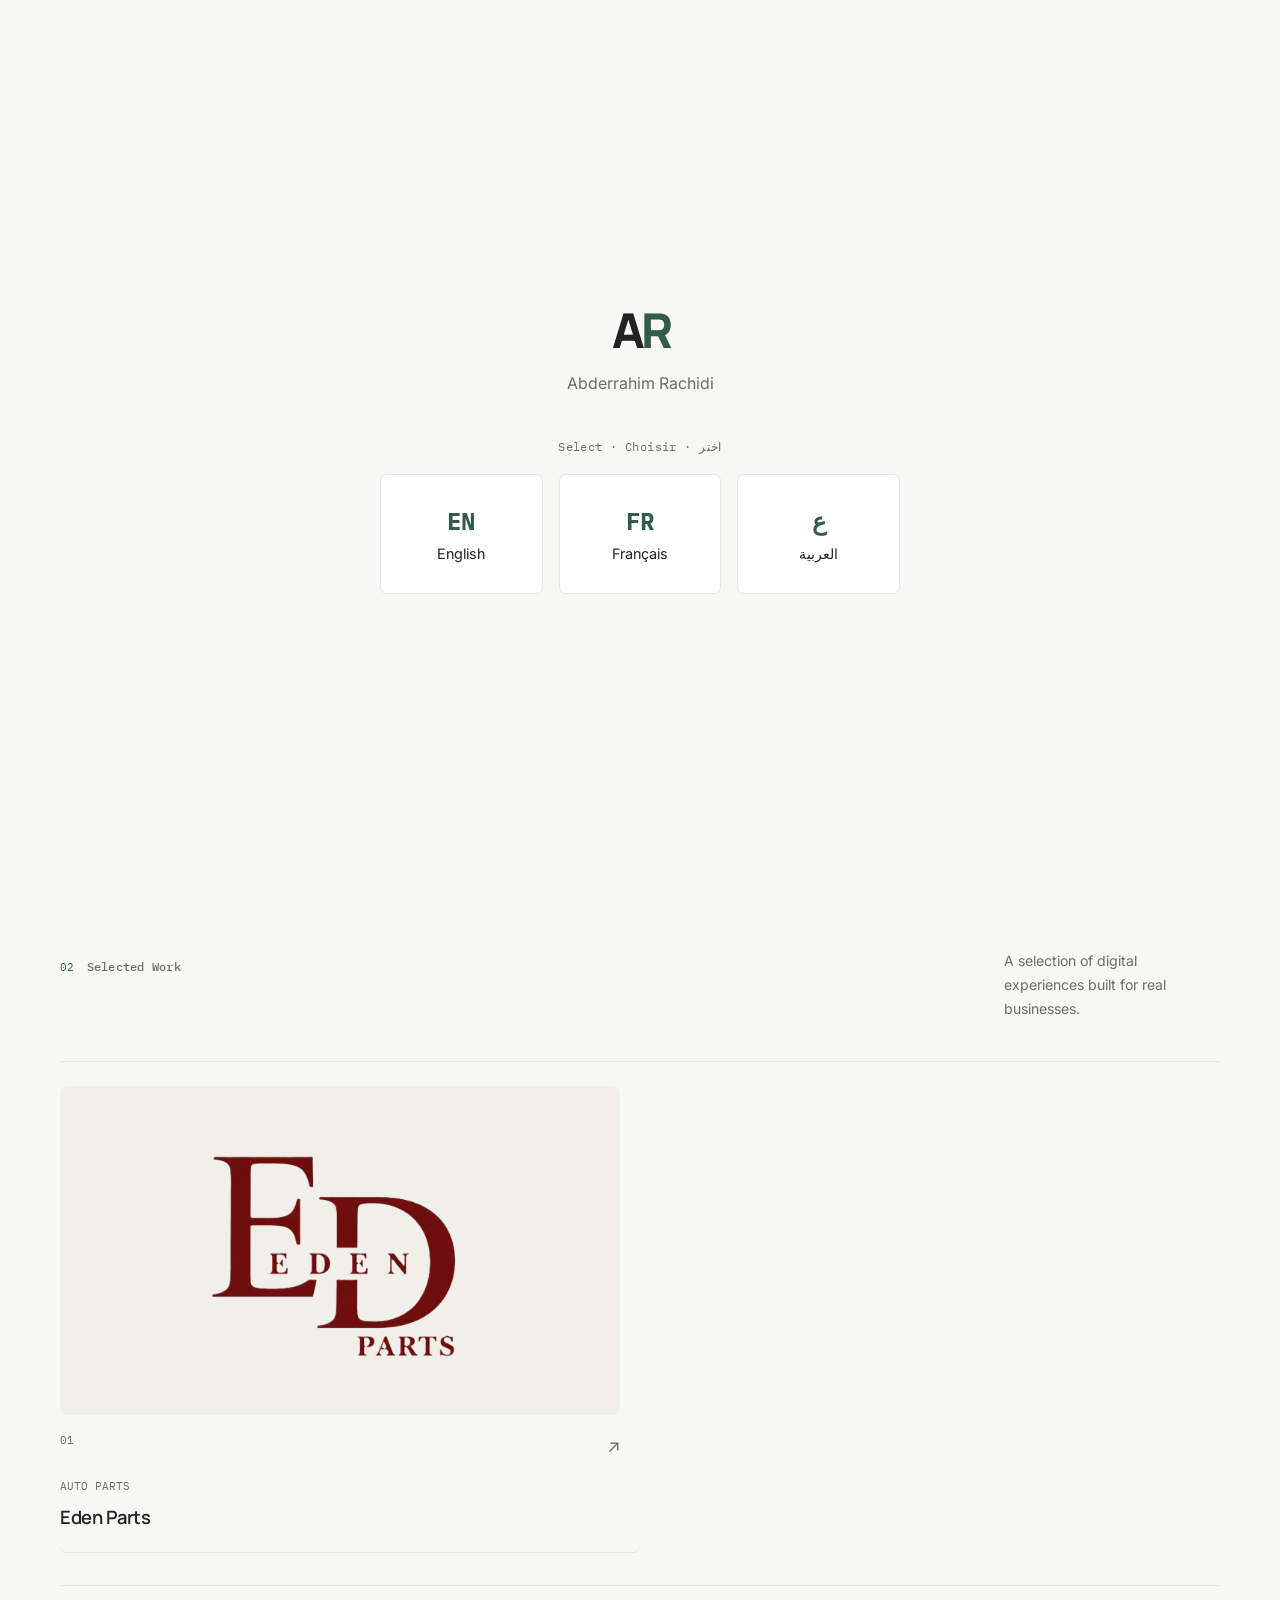
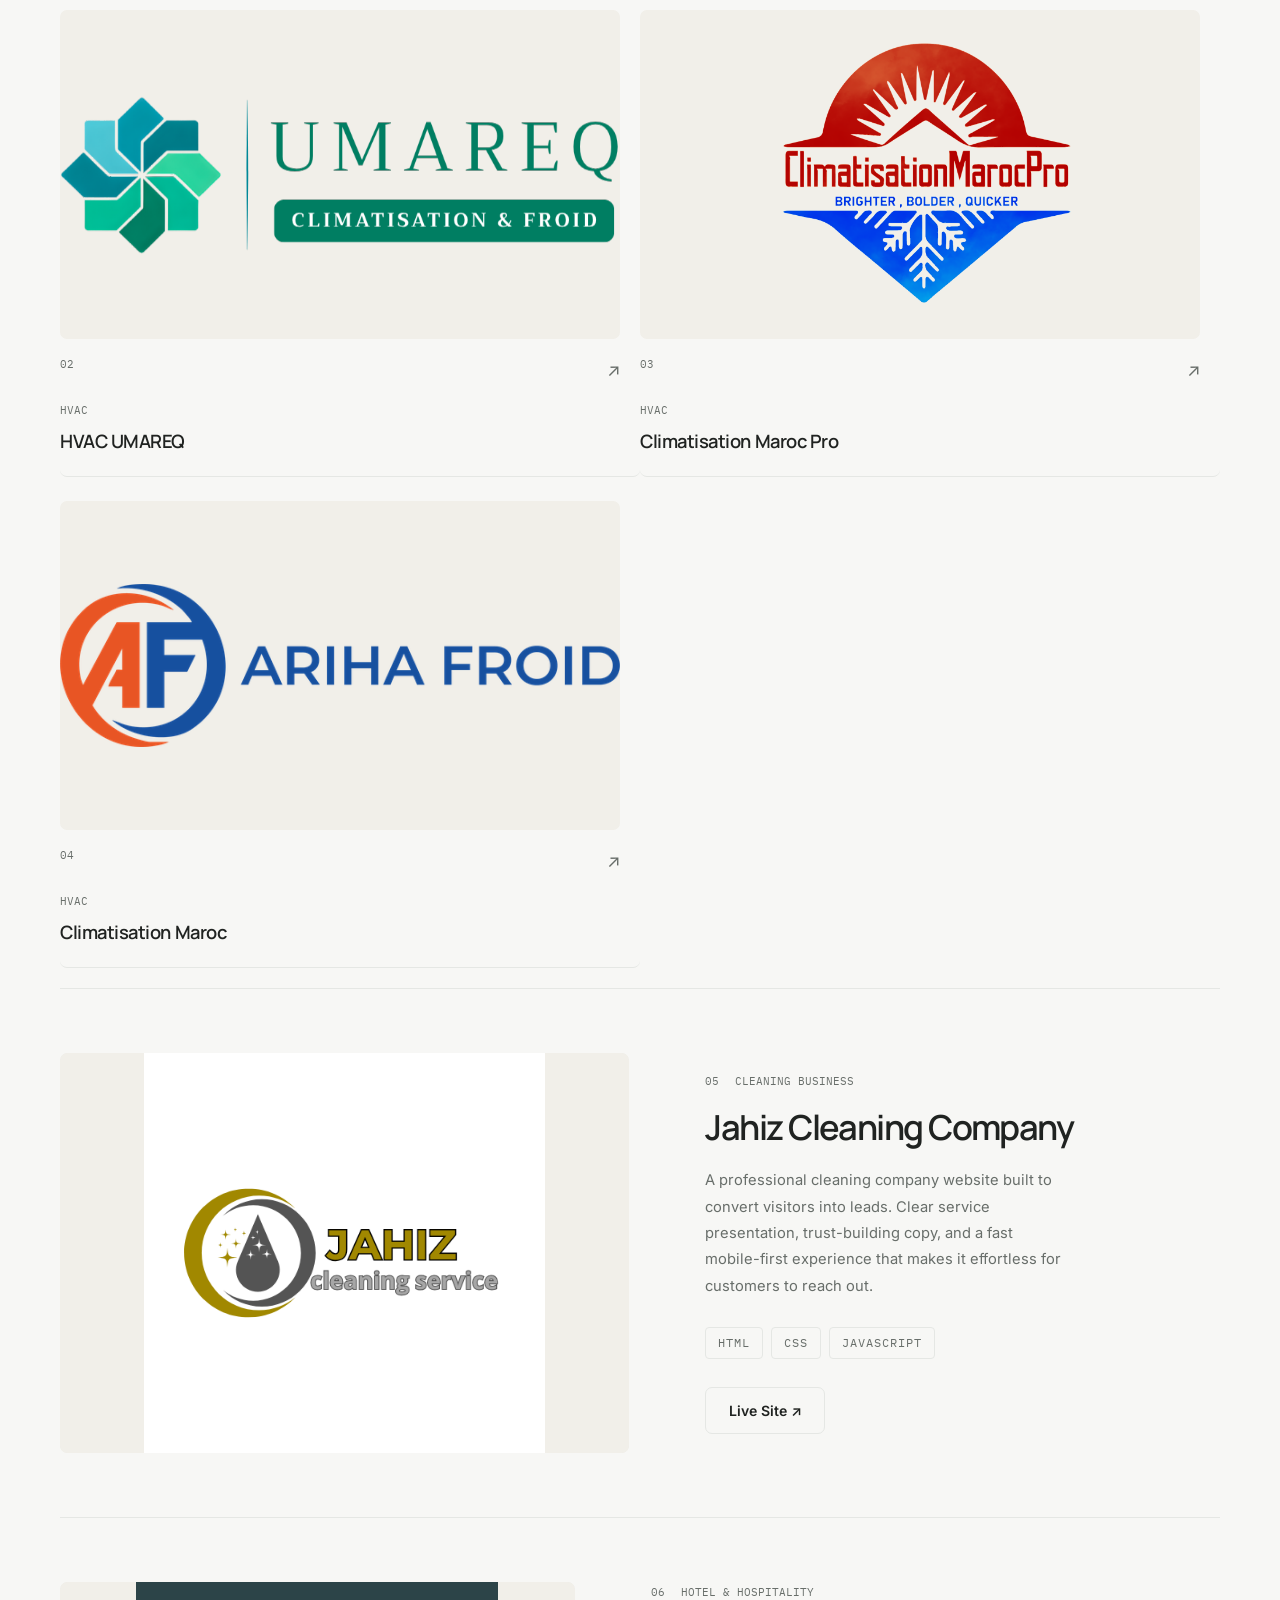
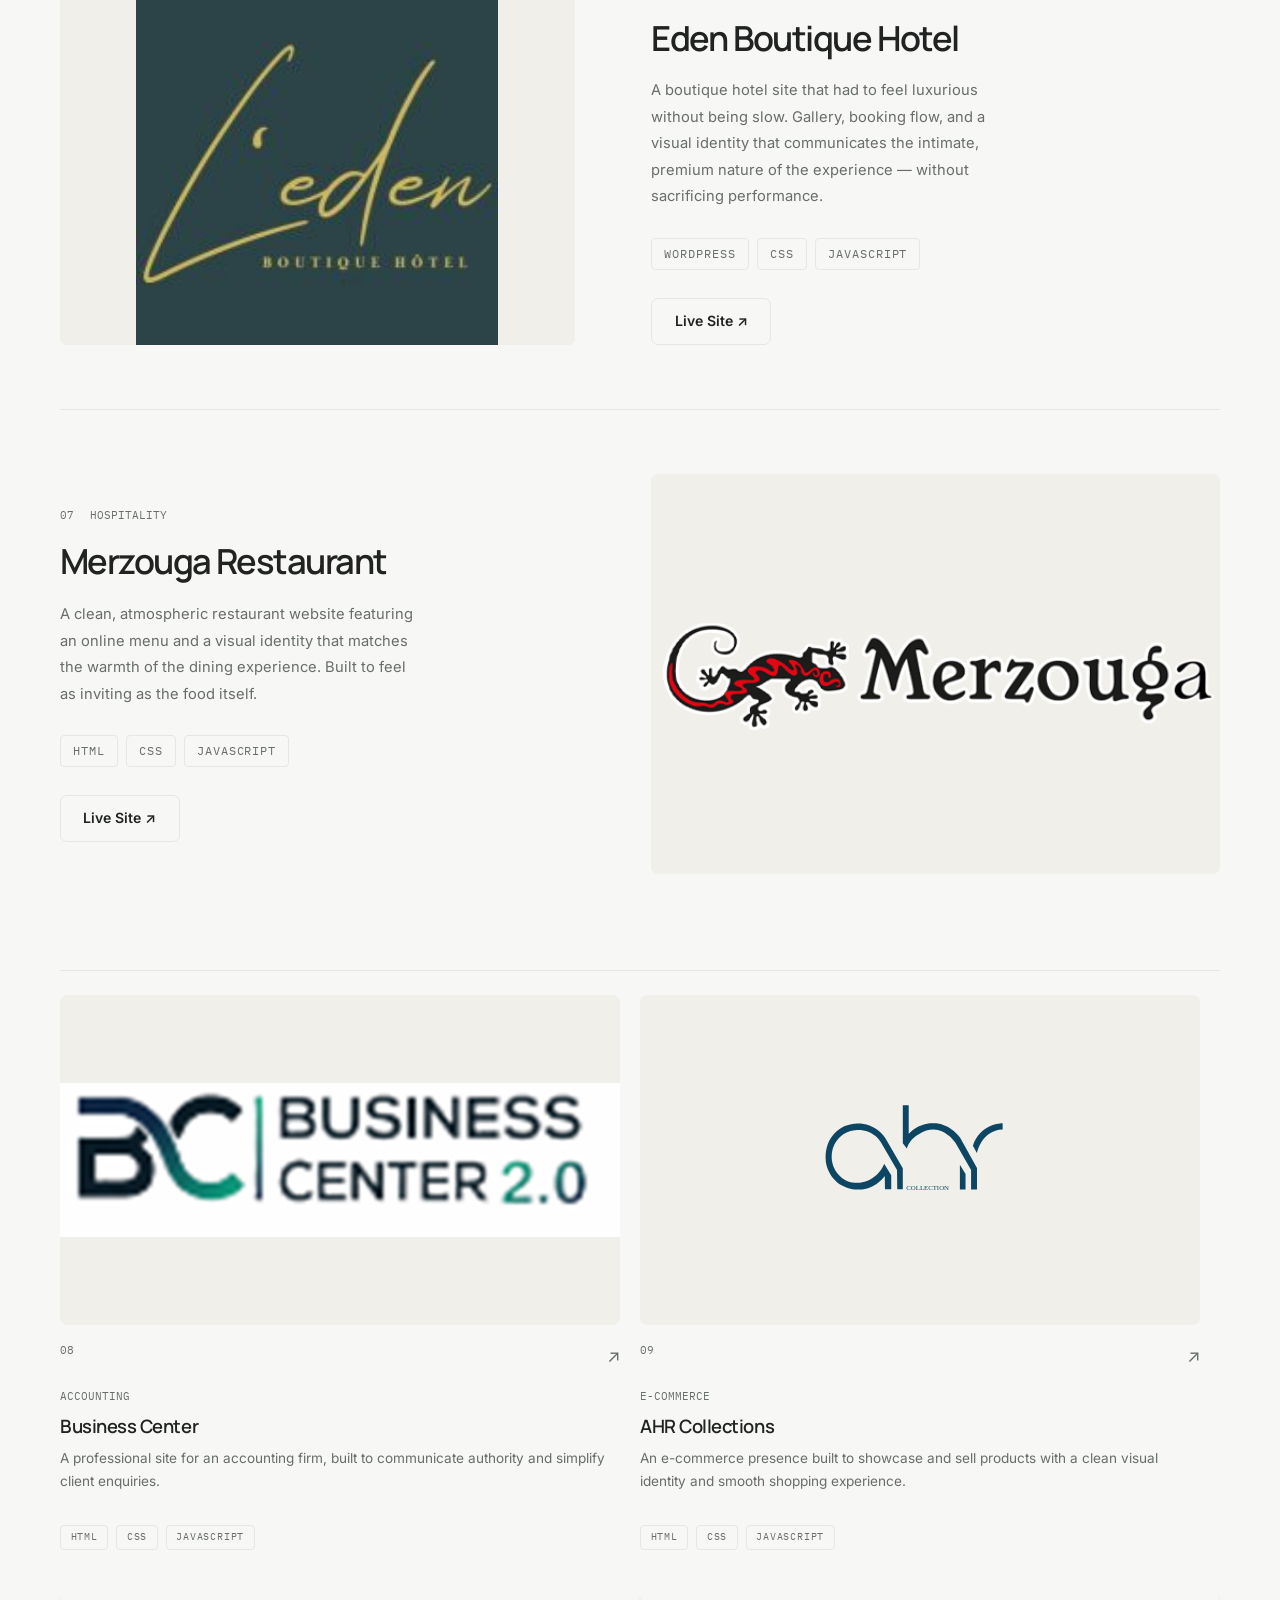
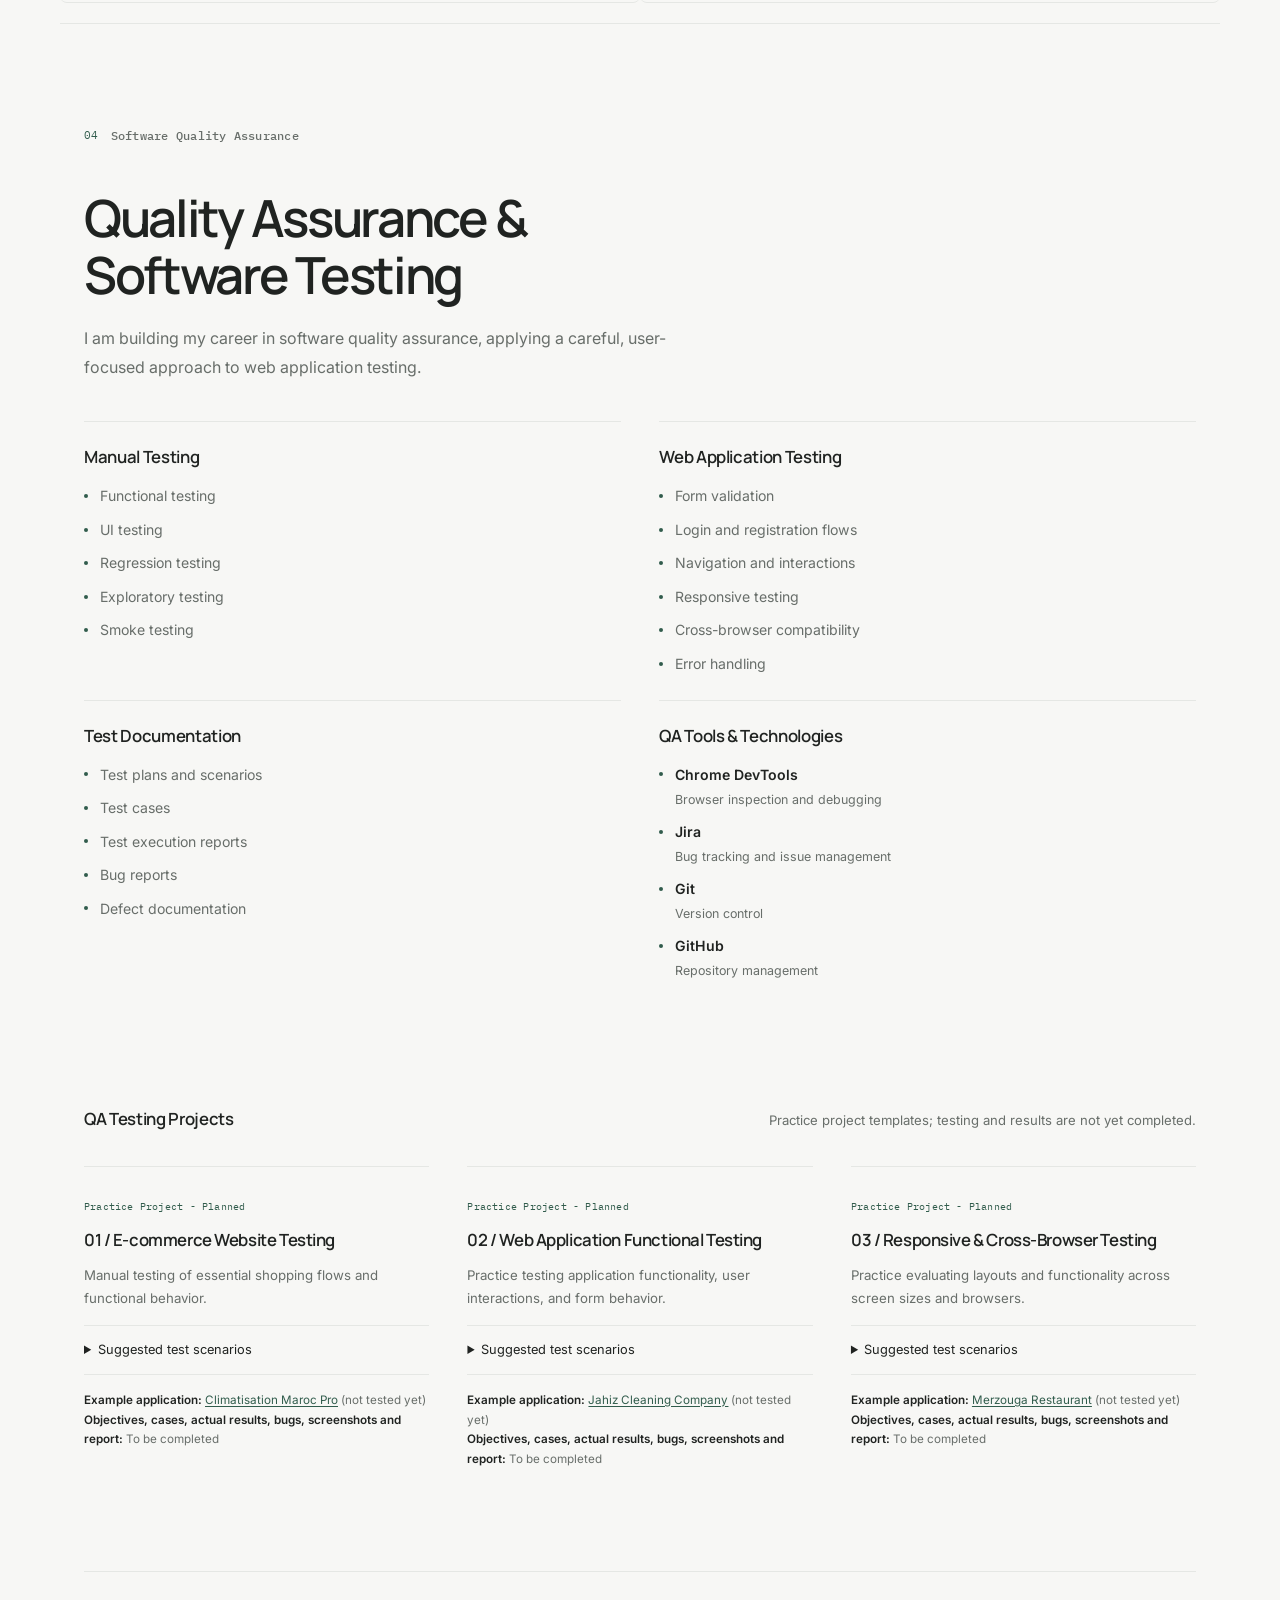
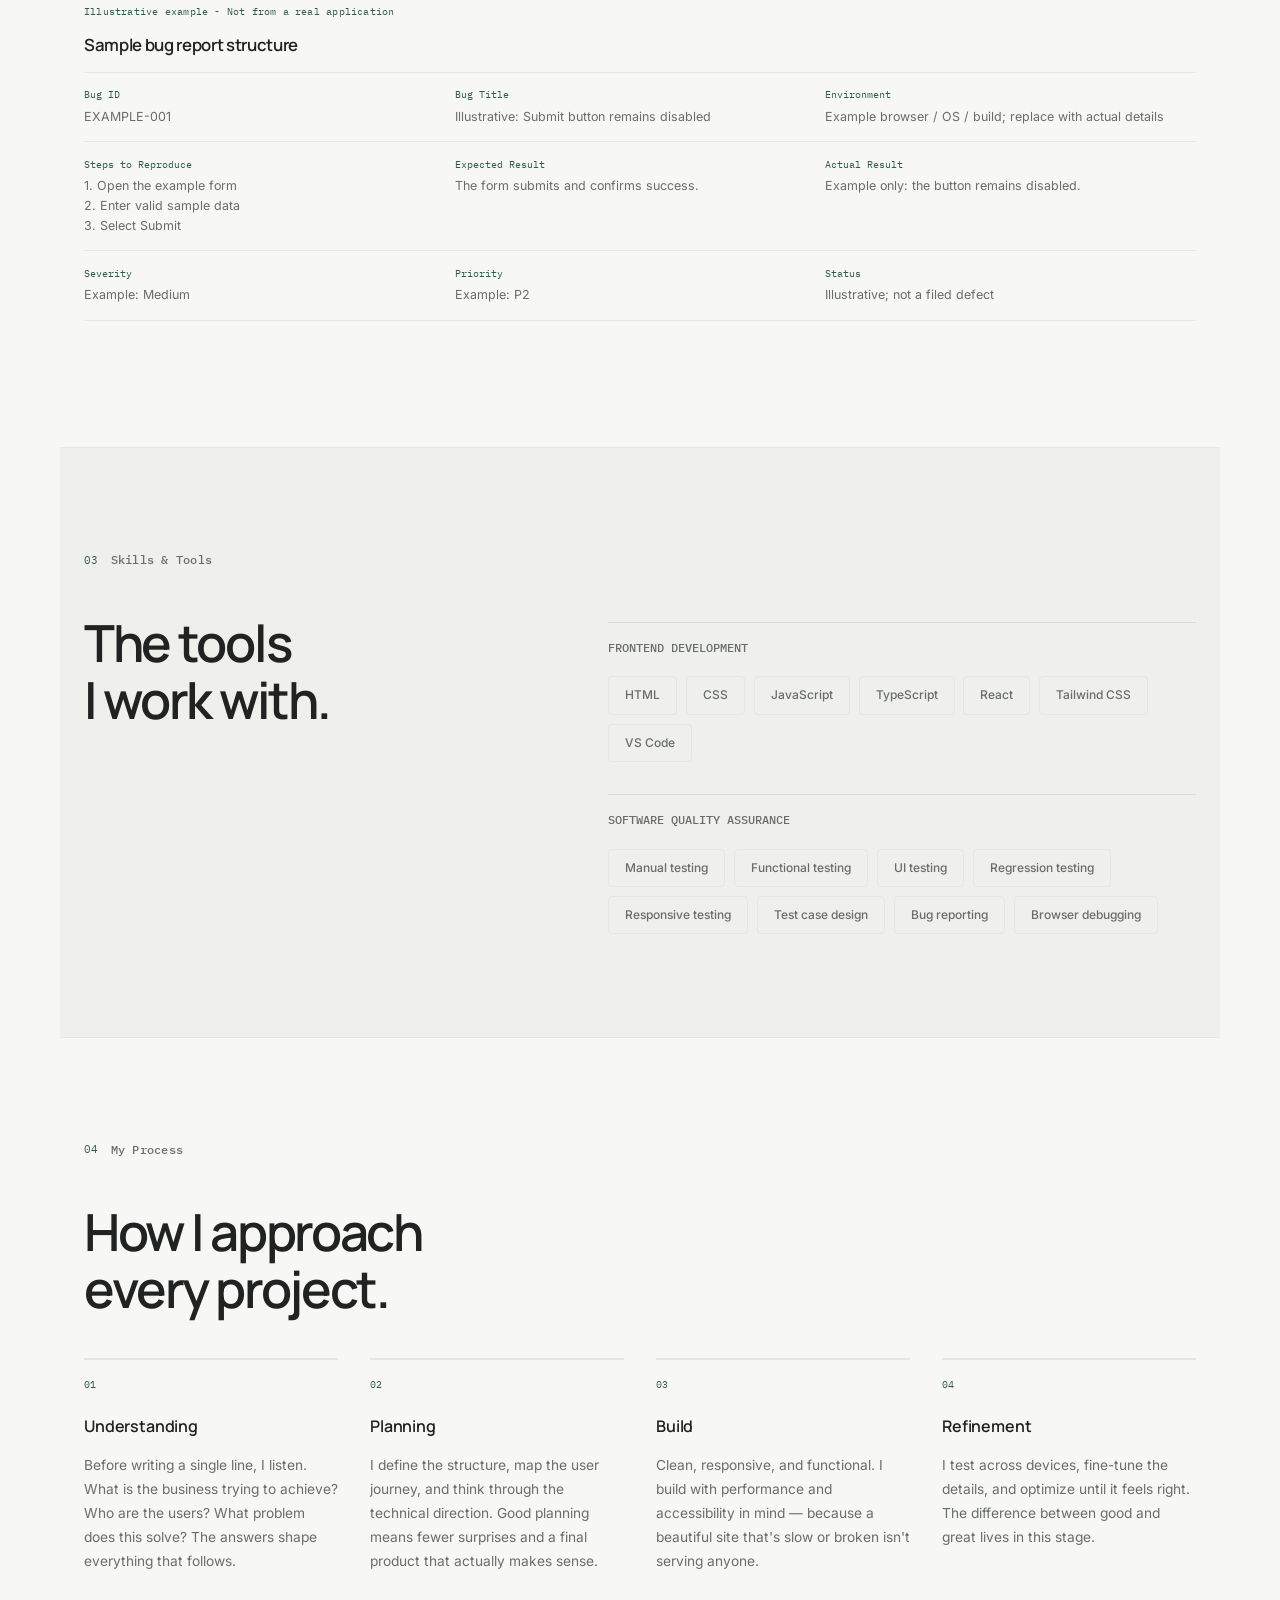
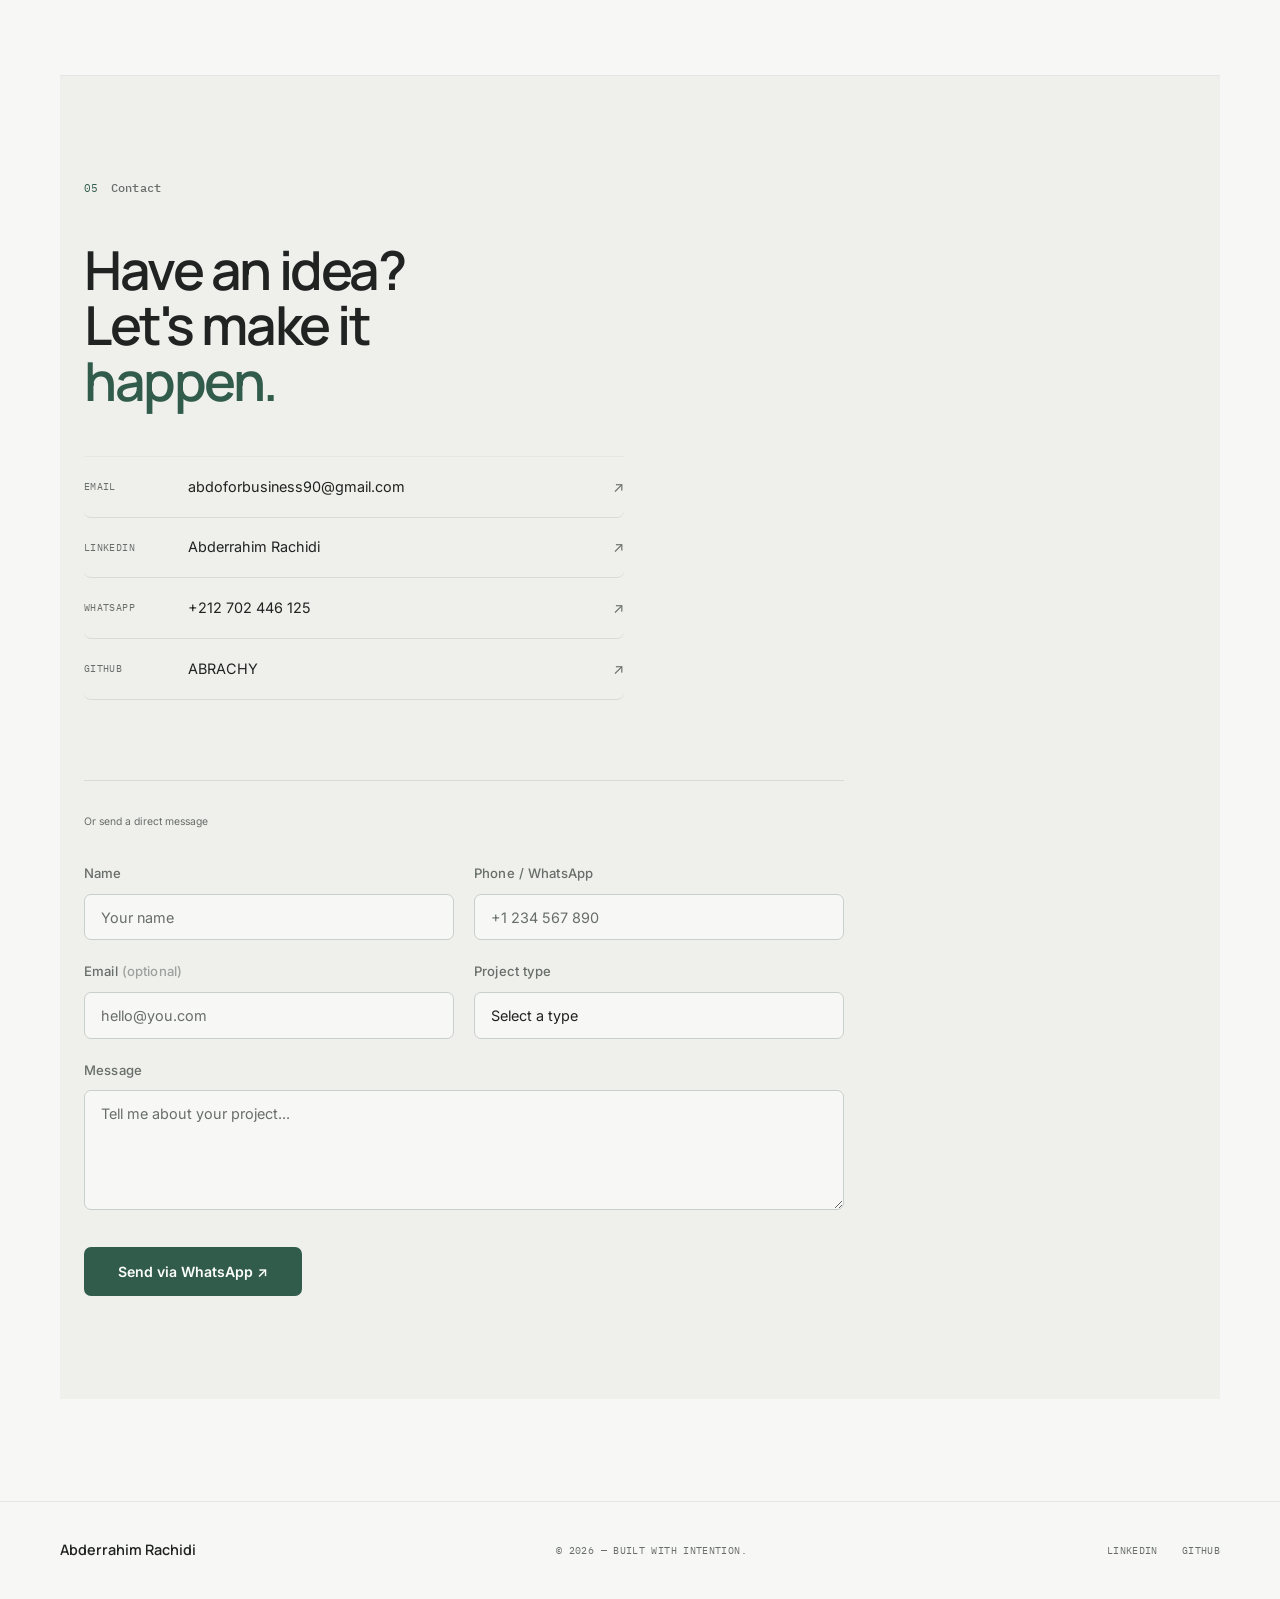
<file: index.html>
﻿<!DOCTYPE html>
<html lang="en" dir="ltr">

<head>
  <meta charset="UTF-8">
  <meta name="viewport" content="width=device-width, initial-scale=1.0">
  <title>Abderrahim Rachidi | Frontend Developer &amp; QA Tester</title>
  <meta name="description" content="Portfolio of Abderrahim Rachidi, showcasing frontend development projects and software quality assurance skills.">
  <meta property="og:title" content="Abderrahim Rachidi | Frontend Developer &amp; QA Tester">
  <meta property="og:description" content="Frontend development projects and software quality assurance skills.">
  <meta property="og:type" content="website">
  <meta property="og:url" content="https://abderrahimportfolio.netlify.app/">
  <meta property="og:image" content="https://abderrahimportfolio.netlify.app/portfopic.jpg">
  <link rel="preconnect" href="https://fonts.googleapis.com">
  <link rel="preconnect" href="https://fonts.gstatic.com" crossorigin>
  <link href="https://fonts.googleapis.com/css2?family=Manrope:wght@400;500;600;700&family=Inter:wght@400;500;600;700&family=IBM+Plex+Mono:wght@400;500;600&family=Cairo:wght@400;500;600;700&display=swap" rel="stylesheet">
  <link rel="stylesheet" href="style.css">
</head>

<body>

  <!-- â•â•â•â•â•â•â•â•â•â•â•â•â•â•â•â•â•â•â• LANGUAGE SPLASH â•â•â•â•â•â•â•â•â•â•â•â•â•â•â•â•â•â•â• -->
  <div id="lang-splash" role="dialog" aria-modal="true" aria-label="Language selection">
    <div class="splash-inner">
      <div class="splash-logo"><span>A</span><span class="accent-letter">R</span></div>
      <p class="splash-name">Abderrahim Rachidi</p>
      <p class="splash-hint mono">Select &#183; Choisir &#183; &#1575;&#1582;&#1578;&#1585;</p>
      <div class="splash-btns">
        <button class="splash-lang-btn" data-lang="en" aria-label="English">
          <span class="splang-code">EN</span>
          <span class="splang-name">English</span>
        </button>
        <button class="splash-lang-btn" data-lang="fr" aria-label="Fran&#231;ais">
          <span class="splang-code">FR</span>
          <span class="splang-name">Fran&#231;ais</span>
        </button>
        <button class="splash-lang-btn" data-lang="ar" aria-label="&#1575;&#1604;&#1593;&#1585;&#1576;&#1610;&#1577">
          <span class="splang-code ar-code">&#1593;</span>
          <span class="splang-name ar-name">&#1575;&#1604;&#1593;&#1585;&#1576;&#1610;&#1577;</span>
        </button>
      </div>
    </div>
  </div>

  <!-- â•â•â•â•â•â•â•â•â•â•â•â•â•â•â•â•â•â•â•â•â•â•â•â•â•â•â•â•â•â•â• NAV â•â•â•â•â•â•â•â•â•â•â•â•â•â•â•â•â•â•â•â•â•â•â•â•â•â•â•â•â•â•â• -->
  <header id="site-header">
    <div class="nav-inner">
      <a href="#" class="nav-logo" aria-label="Home">
        <span>A</span><span class="accent-letter">R</span>
      </a>

      <nav class="nav-links" role="navigation" aria-label="Main navigation">
        <a href="#home" class="nav-link">Home</a>
        <a href="about.html" class="nav-link" data-i18n="nav_about">About</a>
        <a href="#work" class="nav-link">Development</a>
        <a href="#qa-testing" class="nav-link">QA Testing</a>
        <a href="#skills" class="nav-link" data-i18n="nav_skills">Skills</a>
        <a href="#contact" class="nav-link" data-i18n="nav_contact">Contact</a>
      </nav>

      <div class="nav-actions">
        <!-- Language switcher -->
        <div class="lang-switcher" aria-label="Language switcher" role="group">
          <button class="lang-sw-btn active" data-lang="en" aria-label="English">EN</button>
          <button class="lang-sw-btn"        data-lang="fr" aria-label="Fran&#231;ais">FR</button>
          <button class="lang-sw-btn"        data-lang="ar" aria-label="&#1575;&#1604;&#1593;&#1585;&#1576;&#1610;&#1577">&#1593;</button>
        </div>

        <a href="https://www.linkedin.com/in/abderrahim-rachidi-96b049362"
           target="_blank" rel="noopener noreferrer" class="nav-social" aria-label="LinkedIn">
          <svg width="18" height="18" viewBox="0 0 24 24" fill="currentColor">
            <path d="M19 0h-14c-2.761 0-5 2.239-5 5v14c0 2.761 2.239 5 5 5h14c2.762 0 5-2.239 5-5v-14c0-2.761-2.238-5-5-5zm-11 19h-3v-11h3v11zm-1.5-12.268c-.966 0-1.75-.79-1.75-1.764s.784-1.764 1.75-1.764 1.75.79 1.75 1.764-.783 1.764-1.75 1.764zm13.5 12.268h-3v-5.604c0-3.368-4-3.113-4 0v5.604h-3v-11h3v1.765c1.396-2.586 7-2.777 7 2.476v6.759z"/>
          </svg>
        </a>
        <a href="https://github.com/ABRACHY"
           target="_blank" rel="noopener noreferrer" class="nav-social" aria-label="GitHub">
          <svg width="18" height="18" viewBox="0 0 24 24" fill="currentColor">
            <path d="M12 0c-6.626 0-12 5.373-12 12 0 5.302 3.438 9.8 8.207 11.387.599.111.793-.261.793-.577v-2.234c-3.338.726-4.033-1.416-4.033-1.416-.546-1.387-1.333-1.756-1.333-1.756-1.089-.745.083-.729.083-.729 1.205.084 1.839 1.237 1.839 1.237 1.07 1.834 2.807 1.304 3.492.997.107-.775.418-1.305.762-1.604-2.665-.305-5.467-1.334-5.467-5.931 0-1.311.469-2.381 1.236-3.221-.124-.303-.535-1.524.117-3.176 0 0 1.008-.322 3.301 1.23.957-.266 1.983-.399 3.003-.404 1.02.005 2.047.138 3.006.404 2.291-1.552 3.297-1.23 3.297-1.23.653 1.653.242 2.874.118 3.176.77.84 1.235 1.911 1.235 3.221 0 4.609-2.807 5.624-5.479 5.921.43.372.823 1.102.823 2.222v3.293c0 .319.192.694.801.576 4.765-1.589 8.199-6.086 8.199-11.386 0-6.627-5.373-12-12-12z"/>
          </svg>
        </a>

        <button class="nav-menu-btn" aria-label="Toggle navigation menu" aria-expanded="false">
          <span class="bar"></span>
          <span class="bar"></span>
        </button>
      </div>
    </div>

    <!-- Mobile menu -->
    <div class="mobile-menu" role="dialog" aria-label="Navigation menu" aria-hidden="true">
      <nav>
        <a href="#home" class="mobile-link">Home</a>
        <a href="about.html" class="mobile-link" data-i18n="nav_about">About</a>
        <a href="#work" class="mobile-link">Development</a>
        <a href="#qa-testing" class="mobile-link">QA Testing</a>
        <a href="#skills" class="mobile-link" data-i18n="nav_skills">Skills</a>
        <a href="#contact" class="mobile-link" data-i18n="nav_contact">Contact</a>
      </nav>
      <div class="mobile-lang-row">
        <button class="lang-sw-btn active" data-lang="en" aria-label="English">EN</button>
        <button class="lang-sw-btn"        data-lang="fr" aria-label="Fran&#231;ais">FR</button>
        <button class="lang-sw-btn"        data-lang="ar" aria-label="&#1575;&#1604;&#1593;&#1585;&#1576;&#1610;&#1577">&#1593;</button>
      </div>
      <div class="mobile-socials">
        <a href="https://www.linkedin.com/in/abderrahim-rachidi-96b049362" target="_blank" rel="noopener noreferrer">LinkedIn</a>
        <a href="https://github.com/ABRACHY" target="_blank" rel="noopener noreferrer">GitHub</a>
        <a href="mailto:abdoforbusiness90@gmail.com">Email</a>
      </div>
    </div>
  </header>


  <main>

    <!-- â•â•â•â•â•â•â•â•â•â•â•â•â•â•â•â•â•â•â•â•â•â•â•â•â•â•â•â•â•â• HERO â•â•â•â•â•â•â•â•â•â•â•â•â•â•â•â•â•â•â•â•â•â•â•â•â•â•â•â•â•â• -->
    <section class="hero" id="home" aria-labelledby="hero-headline">
      <div class="hero-bg-grid" aria-hidden="true"></div>

      <div class="hero-container">
        <div class="hero-text">
          <div class="hero-label reveal-up" aria-hidden="true">
            <span class="avail-dot" aria-hidden="true"></span>
            <span data-i18n="hero_avail">Available for new projects</span>
          </div>

          <h1 class="hero-headline" id="hero-headline">
            <span class="hl-line reveal-up" style="--delay:.05s" data-i18n="hero_h1">Frontend Developer</span>
            <span class="hl-line hl-accent reveal-up" style="--delay:.12s" data-i18n="hero_h2">&amp; QA Tester</span>
          </h1>

          <p class="hero-sub reveal-up" style="--delay:.38s" data-i18n="hero_sub">I build web applications and test them to ensure functionality, usability, responsiveness, and reliability.</p>

          <div class="hero-ctas reveal-up" style="--delay:.48s">
            <a href="#work" class="btn-primary">View Projects</a>
            <a href="#contact" class="btn-ghost">Contact Me</a>
          </div>

          <div class="hero-socials reveal-up" style="--delay:.56s">
            <a href="https://www.linkedin.com/in/abderrahim-rachidi-96b049362" target="_blank" rel="noopener noreferrer">LinkedIn</a>
            <span class="dot-sep" aria-hidden="true">&#183;</span>
            <a href="https://github.com/ABRACHY" target="_blank" rel="noopener noreferrer">GitHub</a>
            <span class="dot-sep" aria-hidden="true">&#183;</span>
            <a href="mailto:abdoforbusiness90@gmail.com">Email</a>
          </div>
        </div>

        <div class="hero-visual reveal-scale" style="--delay:.1s" aria-hidden="true">
          <div class="hero-photo-frame">
            <img src="portfopic.jpg" alt="Abderrahim Rachidi" class="hero-photo">
            <div class="hero-frame-deco"></div>
          </div>
          <div class="hero-badge hero-badge--1">
            <span class="mono" data-i18n="hero_badge1">Frontend Dev</span>
          </div>
          <div class="hero-badge hero-badge--2">
            <span class="mono" data-i18n="hero_badge2">Morocco ðŸ‡²ðŸ‡¦</span>
          </div>
        </div>
      </div>

      <div class="hero-scroll" aria-hidden="true" hidden>
        <span class="mono" data-i18n="scroll_hint">Scroll</span>
        <div class="scroll-track"><div class="scroll-thumb"></div></div>
      </div>
    </section>

    <!-- â•â•â•â•â•â•â•â•â•â•â•â•â•â•â•â•â•â•â•â•â•â•â•â•â•â• MARQUEE BAR â•â•â•â•â•â•â•â•â•â•â•â•â•â•â•â•â•â•â•â•â•â•â•â•â•â• -->
    <div class="marquee-bar" aria-hidden="true">
      <div class="marquee-track">
        <div class="marquee-inner">
          <span>HTML</span><em>&#8212;</em><span>CSS</span><em>&#8212;</em><span>JavaScript</span><em>&#8212;</em><span>TypeScript</span><em>&#8212;</em><span>React</span><em>&#8212;</em><span>Tailwind CSS</span><em>&#8212;</em><span>VS Code</span><em>&#8212;</em><span>Git</span><em>&#8212;</em><span>GitHub</span><em>&#8212;</em><span>Manual Testing</span><em>&#8212;</em><span>Functional Testing</span><em>&#8212;</em><span>UI Testing</span><em>&#8212;</em><span>Regression Testing</span><em>&#8212;</em><span>Exploratory Testing</span><em>&#8212;</em><span>Smoke Testing</span><em>&#8212;</em><span>Form Validation</span><em>&#8212;</em><span>Login & Registration Testing</span><em>&#8212;</em><span>Navigation Testing</span><em>&#8212;</em><span>Responsive Testing</span><em>&#8212;</em><span>Cross-browser Testing</span><em>&#8212;</em><span>Error Handling</span><em>&#8212;</em><span>Test Plans</span><em>&#8212;</em><span>Test Scenarios</span><em>&#8212;</em><span>Test Cases</span><em>&#8212;</em><span>Test Execution Reports</span><em>&#8212;</em><span>Bug Reports</span><em>&#8212;</em><span>Defect Documentation</span><em>&#8212;</em><span>Chrome DevTools</span><em>&#8212;</em><span>Jira</span><em>&#8212;</em><span>Browser Debugging</span><em>&#8212;</em><span>HTML</span><em>&#8212;</em><span>CSS</span><em>&#8212;</em><span>JavaScript</span><em>&#8212;</em><span>TypeScript</span><em>&#8212;</em><span>React</span><em>&#8212;</em><span>Tailwind CSS</span><em>&#8212;</em><span>VS Code</span><em>&#8212;</em><span>Git</span><em>&#8212;</em><span>GitHub</span><em>&#8212;</em><span>Manual Testing</span><em>&#8212;</em><span>Functional Testing</span><em>&#8212;</em><span>UI Testing</span><em>&#8212;</em><span>Regression Testing</span><em>&#8212;</em><span>Exploratory Testing</span><em>&#8212;</em><span>Smoke Testing</span><em>&#8212;</em><span>Form Validation</span><em>&#8212;</em><span>Login & Registration Testing</span><em>&#8212;</em><span>Navigation Testing</span><em>&#8212;</em><span>Responsive Testing</span><em>&#8212;</em><span>Cross-browser Testing</span><em>&#8212;</em><span>Error Handling</span><em>&#8212;</em><span>Test Plans</span><em>&#8212;</em><span>Test Scenarios</span><em>&#8212;</em><span>Test Cases</span><em>&#8212;</em><span>Test Execution Reports</span><em>&#8212;</em><span>Bug Reports</span><em>&#8212;</em><span>Defect Documentation</span><em>&#8212;</em><span>Chrome DevTools</span><em>&#8212;</em><span>Jira</span><em>&#8212;</em><span>Browser Debugging</span><em>&#8212;</em>
        </div>
      </div>
    </div>





    <!-- â•â•â•â•â•â•â•â•â•â•â•â•â•â•â•â•â•â•â•â•â•â•â•â•â•â•â•â•â•â•â• WORK â•â•â•â•â•â•â•â•â•â•â•â•â•â•â•â•â•â•â•â•â•â•â•â•â•â•â•â•â•â•â• -->
    <section id="work" class="section work-section">
      <div class="section-wrap">
        <div class="work-header">
          <div class="section-label-row">
            <span class="mono sec-num" data-i18n="sec_02">02</span>
            <span class="sec-name" data-i18n="sec_02_name">Selected Work</span>
          </div>
          <p class="work-desc" data-i18n="work_desc">A selection of digital experiences built for real businesses.</p>
        </div>

        <!-- Project 01: Eden Parts -->
        <div class="proj-grid js-reveal">
          <article class="proj-card" aria-label="Project: Eden Parts">
            <a href="https://eden-parts.netlify.app/" target="_blank" rel="noopener noreferrer" class="proj-card-link">
              <img class="proj-card-image project-logo" src="logo-eden-parts.png" alt="Eden Parts logo" loading="lazy" decoding="async">
              <div class="proj-card-top"><span class="proj-card-num mono">01</span><span class="proj-card-arrow">&#8599;</span></div>
              <div class="proj-card-body"><span class="proj-cat">Auto Parts</span><h3 class="proj-card-title">Eden Parts</h3></div>
            </a>
          </article>
        </div>

        <!-- Climate projects -->
        <div class="proj-grid js-reveal">
          <article class="proj-card" aria-label="Project: HVAC UMAREQ">
            <a href="https://hvac.umareq.com/" target="_blank" rel="noopener noreferrer" class="proj-card-link">
              <img class="proj-card-image project-logo" src="logo-hvac-umareq.png" alt="HVAC UMAREQ logo" loading="lazy" decoding="async">
              <div class="proj-card-top"><span class="proj-card-num mono">02</span><span class="proj-card-arrow">&#8599;</span></div>
              <div class="proj-card-body"><span class="proj-cat">HVAC</span><h3 class="proj-card-title">HVAC UMAREQ</h3></div>
            </a>
          </article>

          <article class="proj-card" aria-label="Project: Climatisation Maroc Pro">
            <a href="https://climatisationmarocpro.com/" target="_blank" rel="noopener noreferrer" class="proj-card-link">
              <img class="proj-card-image project-logo" src="logo-climatisation-pro.png" alt="Climatisation Maroc Pro logo" loading="lazy" decoding="async">
              <div class="proj-card-top"><span class="proj-card-num mono">03</span><span class="proj-card-arrow">&#8599;</span></div>
              <div class="proj-card-body"><span class="proj-cat">HVAC</span><h3 class="proj-card-title">Climatisation Maroc Pro</h3></div>
            </a>
          </article>

          <article class="proj-card" aria-label="Project: Climatisation Maroc">
            <a href="https://climatisationmaroc.com/" target="_blank" rel="noopener noreferrer" class="proj-card-link">
              <img class="proj-card-image project-logo" src="logo-climatisation-maroc.png" alt="Climatisation Maroc logo" loading="lazy" decoding="async">
              <div class="proj-card-top"><span class="proj-card-num mono">04</span><span class="proj-card-arrow">&#8599;</span></div>
              <div class="proj-card-body"><span class="proj-cat">HVAC</span><h3 class="proj-card-title">Climatisation Maroc</h3></div>
            </a>
          </article>
        </div>

        <!-- Jahiz Cleaning Company -->
        <article class="proj-featured js-reveal" aria-label="Project: Jahiz Cleaning Company">
          <a href="https://jahiz0.netlify.app" target="_blank" rel="noopener noreferrer"
             class="proj-featured-img-wrap" tabindex="-1" aria-hidden="true">
            <div class="proj-img-inner">
              <img class="project-logo" src="logo-jahiz.png" alt="Jahiz Cleaning Company logo" loading="lazy">
              <div class="proj-img-hover"><span data-i18n="view_live">View Live &#8599;</span></div>
            </div>
          </a>
          <div class="proj-featured-info">
            <div class="proj-meta">
              <span class="mono proj-num" data-i18n="proj_num_05">05</span>
              <span class="proj-cat" data-i18n="proj_cat_01">Cleaning Business</span>
            </div>
            <h3 class="proj-title" data-i18n="proj_title_01">Jahiz Cleaning Company</h3>
            <p class="proj-desc" data-i18n="proj_desc_01">A professional cleaning company website built to convert visitors into leads. Clear service presentation, trust-building copy, and a fast mobile-first experience that makes it effortless for customers to reach out.</p>
            <div class="proj-tech" aria-label="Technologies used">
              <span>HTML</span><span>CSS</span><span>JavaScript</span>
            </div>
            <div class="proj-links">
              <a href="https://jahiz0.netlify.app" target="_blank" rel="noopener noreferrer" class="btn-outline" data-i18n="live_site">Live Site &#8599;</a>
            </div>
          </div>
        </article>

        <!-- Other projects -->
        <article class="proj-featured js-reveal" aria-label="Project: Eden Boutique Hotel">
          <a href="https://edenboutiquehotel.ma" target="_blank" rel="noopener noreferrer"
             class="proj-featured-img-wrap" tabindex="-1" aria-hidden="true">
            <div class="proj-img-inner">
              <img class="project-logo" src="logo-eden-hotel.jpg" alt="Eden Boutique Hotel logo" loading="lazy">
              <div class="proj-img-hover"><span data-i18n="view_live">View Live &#8599;</span></div>
            </div>
          </a>
          <div class="proj-featured-info">
            <div class="proj-meta">
              <span class="mono proj-num" data-i18n="proj_num_06">06</span>
              <span class="proj-cat" data-i18n="proj_cat_03">Hotel & Hospitality</span>
            </div>
            <h3 class="proj-title" data-i18n="proj_title_03">Eden Boutique Hotel</h3>
            <p class="proj-desc" data-i18n="proj_desc_03">A boutique hotel site that had to feel luxurious without being slow. Gallery, booking flow, and a visual identity that communicates the intimate, premium nature of the experience &#8212; without sacrificing performance.</p>
            <div class="proj-tech" aria-label="Technologies used">
              <span>WordPress</span><span>CSS</span><span>JavaScript</span>
            </div>
            <div class="proj-links">
              <a href="https://edenboutiquehotel.ma" target="_blank" rel="noopener noreferrer" class="btn-outline" data-i18n="live_site">Live Site &#8599;</a>
            </div>
          </div>
        </article>

        <article class="proj-featured proj-featured--rev js-reveal" aria-label="Project: Merzouga Restaurant">
          <a href="https://merzougarestaurant.com" target="_blank" rel="noopener noreferrer"
             class="proj-featured-img-wrap" tabindex="-1" aria-hidden="true">
            <div class="proj-img-inner">
              <img class="project-logo" src="logo-merzouga.png" alt="Merzouga Restaurant logo" loading="lazy">
              <div class="proj-img-hover"><span data-i18n="view_live">View Live &#8599;</span></div>
            </div>
          </a>
          <div class="proj-featured-info">
            <div class="proj-meta">
              <span class="mono proj-num" data-i18n="proj_num_07">07</span>
              <span class="proj-cat" data-i18n="proj_cat_02">Hospitality</span>
            </div>
            <h3 class="proj-title" data-i18n="proj_title_02">Merzouga Restaurant</h3>
            <p class="proj-desc" data-i18n="proj_desc_02">A clean, atmospheric restaurant website featuring an online menu and a visual identity that matches the warmth of the dining experience. Built to feel as inviting as the food itself.</p>
            <div class="proj-tech" aria-label="Technologies used">
              <span>HTML</span><span>CSS</span><span>JavaScript</span>
            </div>
            <div class="proj-links">
              <a href="https://merzougarestaurant.com" target="_blank" rel="noopener noreferrer" class="btn-outline" data-i18n="live_site">Live Site &#8599;</a>
            </div>
          </div>
        </article>

        <div class="proj-grid js-reveal">
          <article class="proj-card" aria-label="Project: Business Center">
            <a href="https://businesscenter20.netlify.app" target="_blank" rel="noopener noreferrer" class="proj-card-link">
              <img class="proj-card-image project-logo" src="logo-business-center.png" alt="Business Center logo" loading="lazy" decoding="async">
              <div class="proj-card-top">
                <div class="proj-card-num mono" data-i18n="proj_num_08">08</div>
                <div class="proj-card-arrow">&#8599;</div>
              </div>
              <div class="proj-card-body">
                <span class="proj-cat" data-i18n="proj_cat_05">Accounting</span>
                <h3 class="proj-card-title" data-i18n="proj_title_05">Business Center</h3>
                <p data-i18n="proj_desc_05">A professional site for an accounting firm, built to communicate authority and simplify client enquiries.</p>
              </div>
              <div class="proj-card-foot">
                <div class="proj-tech small"><span>HTML</span><span>CSS</span><span>JavaScript</span></div>
              </div>
            </a>
          </article>

          <article class="proj-card" aria-label="Project: AHR Collections">
            <a href="https://ahrcollections.com" target="_blank" rel="noopener noreferrer" class="proj-card-link">
              <img class="proj-card-image project-logo" src="logo-ahr.svg" alt="AHR Collections logo" loading="lazy" decoding="async">
              <div class="proj-card-top">
                <div class="proj-card-num mono" data-i18n="proj_num_09">09</div>
                <div class="proj-card-arrow">&#8599;</div>
              </div>
              <div class="proj-card-body">
                <span class="proj-cat" data-i18n="proj_cat_06">E-Commerce</span>
                <h3 class="proj-card-title" data-i18n="proj_title_06">AHR Collections</h3>
                <p data-i18n="proj_desc_06">An e-commerce presence built to showcase and sell products with a clean visual identity and smooth shopping experience.</p>
              </div>
              <div class="proj-card-foot">
                <div class="proj-tech small"><span>HTML</span><span>CSS</span><span>JavaScript</span></div>
              </div>
            </a>
          </article>
        </div>

<section id="qa-testing" class="section qa-section" aria-labelledby="qa-heading">
      <div class="section-wrap">
        <div class="section-label-row"><span class="mono sec-num">04</span><span class="sec-name">Software Quality Assurance</span></div>
        <h2 class="sec-heading reveal-up" id="qa-heading">Quality Assurance &amp; Software Testing</h2>
        <p class="qa-intro">I am building my career in software quality assurance, applying a careful, user-focused approach to web application testing.</p>
        <div class="qa-competency-grid">
          <article class="qa-panel"><h3>Manual Testing</h3><ul><li>Functional testing</li><li>UI testing</li><li>Regression testing</li><li>Exploratory testing</li><li>Smoke testing</li></ul></article>
          <article class="qa-panel"><h3>Web Application Testing</h3><ul><li>Form validation</li><li>Login and registration flows</li><li>Navigation and interactions</li><li>Responsive testing</li><li>Cross-browser compatibility</li><li>Error handling</li></ul></article>
          <article class="qa-panel"><h3>Test Documentation</h3><ul><li>Test plans and scenarios</li><li>Test cases</li><li>Test execution reports</li><li>Bug reports</li><li>Defect documentation</li></ul></article>
          <article class="qa-panel qa-tools"><h3>QA Tools &amp; Technologies</h3><ul><li><strong>Chrome DevTools</strong><span>Browser inspection and debugging</span></li><li><strong>Jira</strong><span>Bug tracking and issue management</span></li><li><strong>Git</strong><span>Version control</span></li><li><strong>GitHub</strong><span>Repository management</span></li></ul></article>
        </div>
        <div class="qa-projects"><div class="qa-project-heading"><h3>QA Testing Projects</h3><p>Practice project templates; testing and results are not yet completed.</p></div>
          <div class="qa-project-grid">
            <article class="qa-project-card"><span class="mono qa-status">Practice Project - Planned</span><h4>01 / E-commerce Website Testing</h4><p>Manual testing of essential shopping flows and functional behavior.</p><details><summary>Suggested test scenarios</summary><p>Registration, login/logout, product search and details, cart add/remove, quantity updates, form validation, and checkout flow.</p></details><p class="qa-project-meta"><strong>Example application:</strong> <a href="https://climatisationmarocpro.com/" target="_blank" rel="noopener noreferrer">Climatisation Maroc Pro</a> (not tested yet)<br><strong>Objectives, cases, actual results, bugs, screenshots and report:</strong> To be completed</p></article>
            <article class="qa-project-card"><span class="mono qa-status">Practice Project - Planned</span><h4>02 / Web Application Functional Testing</h4><p>Practice testing application functionality, user interactions, and form behavior.</p><details><summary>Suggested test scenarios</summary><p>Navigation, buttons and interactive elements, input validation, required fields, invalid input, success and error messages, and browser compatibility.</p></details><p class="qa-project-meta"><strong>Example application:</strong> <a href="https://jahiz0.netlify.app/" target="_blank" rel="noopener noreferrer">Jahiz Cleaning Company</a> (not tested yet)<br><strong>Objectives, cases, actual results, bugs, screenshots and report:</strong> To be completed</p></article>
            <article class="qa-project-card"><span class="mono qa-status">Practice Project - Planned</span><h4>03 / Responsive &amp; Cross-Browser Testing</h4><p>Practice evaluating layouts and functionality across screen sizes and browsers.</p><details><summary>Suggested test scenarios</summary><p>Desktop, tablet, and mobile layouts; navigation; responsive images; text overflow; horizontal scrolling; and layout consistency.</p></details><p class="qa-project-meta"><strong>Example application:</strong> <a href="https://merzougarestaurant.com/" target="_blank" rel="noopener noreferrer">Merzouga Restaurant</a> (not tested yet)<br><strong>Objectives, cases, actual results, bugs, screenshots and report:</strong> To be completed</p></article>
          </div>
        </div>
        <article class="qa-bug-example"><div><span class="mono qa-status">Illustrative example - Not from a real application</span><h3>Sample bug report structure</h3></div><dl><div><dt>Bug ID</dt><dd>EXAMPLE-001</dd></div><div><dt>Bug Title</dt><dd>Illustrative: Submit button remains disabled</dd></div><div><dt>Environment</dt><dd>Example browser / OS / build; replace with actual details</dd></div><div><dt>Steps to Reproduce</dt><dd>1. Open the example form<br>2. Enter valid sample data<br>3. Select Submit</dd></div><div><dt>Expected Result</dt><dd>The form submits and confirms success.</dd></div><div><dt>Actual Result</dt><dd>Example only: the button remains disabled.</dd></div><div><dt>Severity</dt><dd>Example: Medium</dd></div><div><dt>Priority</dt><dd>Example: P2</dd></div><div><dt>Status</dt><dd>Illustrative; not a filed defect</dd></div></dl></article>
      </div>
    </section>

    <section id="skills" class="section skills-section">
      <div class="section-wrap">
        <div class="section-label-row">
          <span class="mono sec-num" data-i18n="sec_03">03</span>
          <span class="sec-name" data-i18n="sec_03_name">Skills & Tools</span>
        </div>

        <div class="skills-layout">
          <h2 class="sec-heading skills-heading reveal-up" data-i18n-html="skills_heading">
            The tools<br>I work with.
          </h2>

          <div class="skills-groups reveal-up" style="--delay:.15s">
            <div class="skill-group">
              <h3 class="skill-group-title mono" data-i18n="skill_group1">Frontend Development</h3>
              <div class="skill-tags">
                <span>HTML</span><span>CSS</span><span>JavaScript</span>
                <span>TypeScript</span><span>React</span><span>Tailwind CSS</span><span>VS Code</span>
              </div>
            </div>
            <div class="skill-group">
              <h3 class="skill-group-title mono">Software Quality Assurance</h3>
              <div class="skill-tags"><span>Manual testing</span><span>Functional testing</span><span>UI testing</span><span>Regression testing</span><span>Responsive testing</span><span>Test case design</span><span>Bug reporting</span><span>Browser debugging</span></div>
            </div>
          </div>
        </div>
      </div>
    </section>


    <!-- â•â•â•â•â•â•â•â•â•â•â•â•â•â•â•â•â•â•â•â•â•â•â•â•â•â•â•â•â•â• PROCESS â•â•â•â•â•â•â•â•â•â•â•â•â•â•â•â•â•â•â•â•â•â•â•â•â•â•â•â•â•â• -->
    <section id="process" class="section process-section">
      <div class="section-wrap">
        <div class="section-label-row">
          <span class="mono sec-num" data-i18n="sec_04">04</span>
          <span class="sec-name" data-i18n="sec_04_name">My Process</span>
        </div>
        <h2 class="sec-heading process-heading reveal-up" data-i18n-html="process_heading">
          How I approach<br>every project.
        </h2>

        <div class="process-steps">
          <div class="process-step js-reveal">
            <span class="mono step-num">01</span>
            <div class="step-body">
              <h3 data-i18n="step1_title">Understanding</h3>
              <p data-i18n="step1_desc">Before writing a single line, I listen. What is the business trying to achieve? Who are the users? What problem does this solve? The answers shape everything that follows.</p>
            </div>
          </div>
          <div class="process-step js-reveal">
            <span class="mono step-num">02</span>
            <div class="step-body">
              <h3 data-i18n="step2_title">Planning</h3>
              <p data-i18n="step2_desc">I define the structure, map the user journey, and think through the technical direction. Good planning means fewer surprises and a final product that actually makes sense.</p>
            </div>
          </div>
          <div class="process-step js-reveal">
            <span class="mono step-num">03</span>
            <div class="step-body">
              <h3 data-i18n="step3_title">Build</h3>
              <p data-i18n="step3_desc">Clean, responsive, and functional. I build with performance and accessibility in mind &#8212; because a beautiful site that's slow or broken isn't serving anyone.</p>
            </div>
          </div>
          <div class="process-step js-reveal">
            <span class="mono step-num">04</span>
            <div class="step-body">
              <h3 data-i18n="step4_title">Refinement</h3>
              <p data-i18n="step4_desc">I test across devices, fine-tune the details, and optimize until it feels right. The difference between good and great lives in this stage.</p>
            </div>
          </div>
        </div>
      </div>
    </section>


    <!-- â•â•â•â•â•â•â•â•â•â•â•â•â•â•â•â•â•â•â•â•â•â•â•â•â•â•â•â•â•â• CONTACT â•â•â•â•â•â•â•â•â•â•â•â•â•â•â•â•â•â•â•â•â•â•â•â•â•â•â•â•â•â• -->
    <section id="contact" class="section contact-section">
      <div class="section-wrap">
        <div class="contact-top">
          <div class="section-label-row">
            <span class="mono sec-num" data-i18n="sec_05">05</span>
            <span class="sec-name" data-i18n="sec_05_name">Contact</span>
          </div>
          <h2 class="contact-headline reveal-up" data-i18n-html="contact_headline">
            Have an idea?<br>Let's make it<br><em>happen.</em>
          </h2>

          <div class="contact-channels reveal-up" style="--delay:.15s">
            <a href="mailto:abdoforbusiness90@gmail.com" class="contact-ch">
              <span class="mono ch-label" data-i18n="ch_email">Email</span>
              <span class="ch-value">abdoforbusiness90@gmail.com</span>
              <span class="ch-arrow">&#8599;</span>
            </a>
            <a href="https://www.linkedin.com/in/abderrahim-rachidi-96b049362"
               target="_blank" rel="noopener noreferrer" class="contact-ch">
              <span class="mono ch-label" data-i18n="ch_linkedin">LinkedIn</span>
              <span class="ch-value" data-i18n="ch_linkedin_val">Abderrahim Rachidi</span>
              <span class="ch-arrow">&#8599;</span>
            </a>
            <a href="https://wa.me/212702446125"
               target="_blank" rel="noopener noreferrer" class="contact-ch">
              <span class="mono ch-label" data-i18n="ch_whatsapp">WhatsApp</span>
              <span class="ch-value">+212 702 446 125</span>
              <span class="ch-arrow">&#8599;</span>
            </a>
            <a href="https://github.com/ABRACHY"
               target="_blank" rel="noopener noreferrer" class="contact-ch">
              <span class="mono ch-label" data-i18n="ch_github">GitHub</span>
              <span class="ch-value">ABRACHY</span>
              <span class="ch-arrow">&#8599;</span>
            </a>
          </div>
        </div>

        <div class="contact-form-wrap reveal-up" style="--delay:.25s">
          <p class="mono form-intro-label" data-i18n="form_intro">Or send a direct message</p>
          <form id="whatsapp-contact-form" novalidate>
            <div class="form-row">
              <div class="form-group">
                <label for="contact-name" data-i18n="f_name">Name</label>
                <input type="text" id="contact-name" name="name"
                       placeholder="Your name" data-i18n-ph="f_name_ph"
                       required autocomplete="name">
              </div>
              <div class="form-group">
                <label for="contact-phone" data-i18n="f_phone">Phone / WhatsApp</label>
                <input type="tel" id="contact-phone" name="phone"
                       placeholder="+1 234 567 890" data-i18n-ph="f_phone_ph"
                       required autocomplete="tel">
              </div>
            </div>
            <div class="form-row">
              <div class="form-group">
                <label for="contact-email">
                  <span data-i18n="f_email">Email</span>
                  <span class="optional" data-i18n="f_email_opt">(optional)</span>
                </label>
                <input type="email" id="contact-email" name="email"
                       placeholder="hello@you.com" data-i18n-ph="f_email_ph"
                       autocomplete="email">
              </div>
              <div class="form-group">
                <label for="contact-service" data-i18n="f_service">Project type</label>
                <select id="contact-service" name="service" required>
                  <option value="" data-i18n-opt="f_service_0">Select a type</option>
                  <option value="Business website" data-i18n-opt="f_service_1">Business website</option>
                  <option value="Landing page"     data-i18n-opt="f_service_2">Landing page</option>
                  <option value="Website redesign" data-i18n-opt="f_service_3">Website redesign</option>
                  <option value="E-Commerce"       data-i18n-opt="f_service_4">E-Commerce</option>
                  <option value="Other"            data-i18n-opt="f_service_5">Other</option>
                </select>
              </div>
            </div>
            <div class="form-group">
              <label for="contact-message" data-i18n="f_msg">Message</label>
              <textarea id="contact-message" name="message" rows="4"
                        placeholder="Tell me about your project..."
                        data-i18n-ph="f_msg_ph" required></textarea>
            </div>
            <button type="submit" class="btn-primary btn-submit" data-i18n="f_submit">
              Send via WhatsApp &#8599;
            </button>
          </form>
        </div>
      </div>
    </section>

  </main>

  <!-- â•â•â•â•â•â•â•â•â•â•â•â•â•â•â•â•â•â•â•â•â•â•â•â•â•â•â•â•â•â•â•â• FOOTER â•â•â•â•â•â•â•â•â•â•â•â•â•â•â•â•â•â•â•â•â•â•â•â•â•â•â•â•â•â•â•â• -->
  <footer>
    <div class="footer-inner">
      <span class="footer-brand">Abderrahim Rachidi</span>
      <span class="mono footer-copy">
        &copy; <span id="footer-year">2026</span>
        <span data-i18n="footer_copy">&#8212; Built with intention.</span>
      </span>
      <div class="footer-socials">
        <a href="https://www.linkedin.com/in/abderrahim-rachidi-96b049362" target="_blank" rel="noopener noreferrer">LinkedIn</a>
        <a href="https://github.com/ABRACHY" target="_blank" rel="noopener noreferrer">GitHub</a>
      </div>
    </div>
  </footer>

  <script src="script.js"></script>
</body>
</html>
</file>
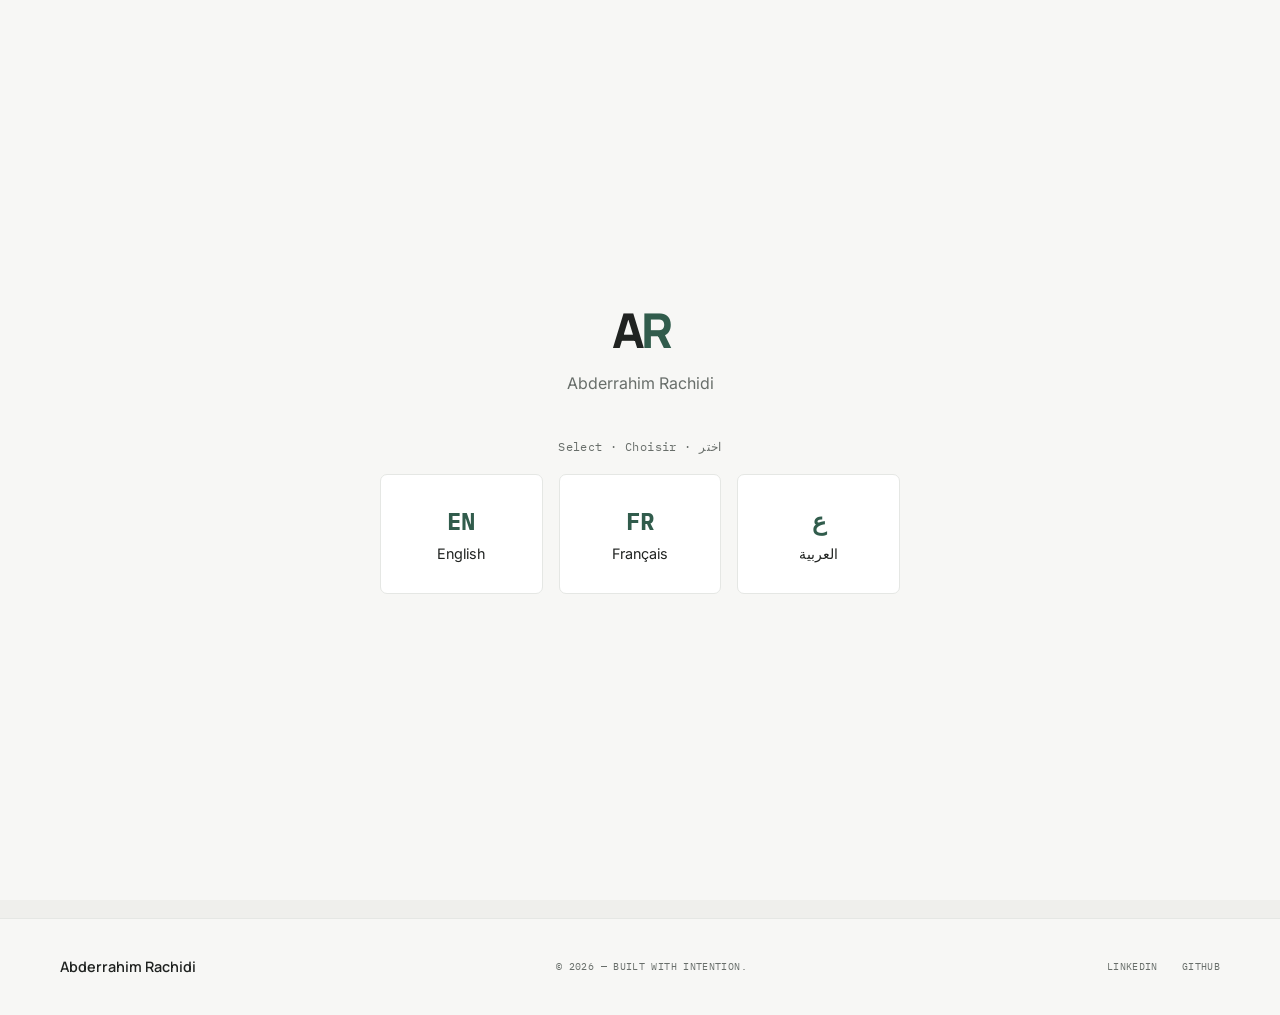
<file: about.html>
﻿<!DOCTYPE html>
<html lang="en" dir="ltr">

<head>
  <meta charset="UTF-8">
  <meta name="viewport" content="width=device-width, initial-scale=1.0">
  <title>About | Abderrahim Rachidi</title>
  <meta name="description" content="Learn about Abderrahim Rachidi, a frontend developer and QA tester based in Morocco.">
  <meta property="og:title" content="About | Abderrahim Rachidi">
  <meta property="og:description" content="About Abderrahim Rachidi, frontend developer and QA tester based in Morocco.">
  <meta property="og:type" content="website">
  <meta property="og:url" content="https://abderrahimportfolio.netlify.app/about.html">
  <meta property="og:image" content="https://abderrahimportfolio.netlify.app/portfopic.jpg">
  <link rel="preconnect" href="https://fonts.googleapis.com">
  <link rel="preconnect" href="https://fonts.gstatic.com" crossorigin>
  <link href="https://fonts.googleapis.com/css2?family=Manrope:wght@400;500;600;700&family=Inter:wght@400;500;600;700&family=IBM+Plex+Mono:wght@400;500;600&family=Cairo:wght@400;500;600;700&display=swap" rel="stylesheet">
  <link rel="stylesheet" href="style.css">
</head>

<body data-page="about">
  <div id="lang-splash" role="dialog" aria-modal="true" aria-label="Language selection">
    <div class="splash-inner">
      <div class="splash-logo"><span>A</span><span class="accent-letter">R</span></div>
      <p class="splash-name">Abderrahim Rachidi</p>
      <p class="splash-hint mono">Select &#183; Choisir &#183; &#1575;&#1582;&#1578;&#1585;</p>
      <div class="splash-btns">
        <button class="splash-lang-btn" data-lang="en" aria-label="English">
          <span class="splang-code">EN</span>
          <span class="splang-name">English</span>
        </button>
        <button class="splash-lang-btn" data-lang="fr" aria-label="Fran&#231;ais">
          <span class="splang-code">FR</span>
          <span class="splang-name">Fran&#231;ais</span>
        </button>
        <button class="splash-lang-btn" data-lang="ar" aria-label="&#1575;&#1604;&#1593;&#1585;&#1576;&#1610;&#1577">
          <span class="splang-code ar-code">&#1593;</span>
          <span class="splang-name ar-name">&#1575;&#1604;&#1593;&#1585;&#1576;&#1610;&#1577;</span>
        </button>
      </div>
    </div>
  </div>

  <!-- â•â•â•â•â•â•â•â•â•â•â•â•â•â•â•â•â•â•â•â•â•â•â•â•â•â•â•â•â•â•â• NAV â•â•â•â•â•â•â•â•â•â•â•â•â•â•â•â•â•â•â•â•â•â•â•â•â•â•â•â•â•â•â• -->
  <header id="site-header">
    <div class="nav-inner">
      <a href="index.html#home" class="nav-logo" aria-label="Home">
        <span>A</span><span class="accent-letter">R</span>
      </a>

      <nav class="nav-links" role="navigation" aria-label="Main navigation">
        <a href="index.html#home" class="nav-link">Home</a>
        <a href="#about" class="nav-link" data-i18n="nav_about">About</a>
        <a href="index.html#work" class="nav-link">Development</a>
        <a href="index.html#qa-testing" class="nav-link">QA Testing</a>
        <a href="index.html#skills" class="nav-link" data-i18n="nav_skills">Skills</a>
        <a href="index.html#contact" class="nav-link" data-i18n="nav_contact">Contact</a>
      </nav>

      <div class="nav-actions">
        <!-- Language switcher -->
        <div class="lang-switcher" aria-label="Language switcher" role="group">
          <button class="lang-sw-btn active" data-lang="en" aria-label="English">EN</button>
          <button class="lang-sw-btn"        data-lang="fr" aria-label="Fran&#231;ais">FR</button>
          <button class="lang-sw-btn"        data-lang="ar" aria-label="&#1575;&#1604;&#1593;&#1585;&#1576;&#1610;&#1577">&#1593;</button>
        </div>

        <a href="https://www.linkedin.com/in/abderrahim-rachidi-96b049362"
           target="_blank" rel="noopener noreferrer" class="nav-social" aria-label="LinkedIn">
          <svg width="18" height="18" viewBox="0 0 24 24" fill="currentColor">
            <path d="M19 0h-14c-2.761 0-5 2.239-5 5v14c0 2.761 2.239 5 5 5h14c2.762 0 5-2.239 5-5v-14c0-2.761-2.238-5-5-5zm-11 19h-3v-11h3v11zm-1.5-12.268c-.966 0-1.75-.79-1.75-1.764s.784-1.764 1.75-1.764 1.75.79 1.75 1.764-.783 1.764-1.75 1.764zm13.5 12.268h-3v-5.604c0-3.368-4-3.113-4 0v5.604h-3v-11h3v1.765c1.396-2.586 7-2.777 7 2.476v6.759z"/>
          </svg>
        </a>
        <a href="https://github.com/ABRACHY"
           target="_blank" rel="noopener noreferrer" class="nav-social" aria-label="GitHub">
          <svg width="18" height="18" viewBox="0 0 24 24" fill="currentColor">
            <path d="M12 0c-6.626 0-12 5.373-12 12 0 5.302 3.438 9.8 8.207 11.387.599.111.793-.261.793-.577v-2.234c-3.338.726-4.033-1.416-4.033-1.416-.546-1.387-1.333-1.756-1.333-1.756-1.089-.745.083-.729.083-.729 1.205.084 1.839 1.237 1.839 1.237 1.07 1.834 2.807 1.304 3.492.997.107-.775.418-1.305.762-1.604-2.665-.305-5.467-1.334-5.467-5.931 0-1.311.469-2.381 1.236-3.221-.124-.303-.535-1.524.117-3.176 0 0 1.008-.322 3.301 1.23.957-.266 1.983-.399 3.003-.404 1.02.005 2.047.138 3.006.404 2.291-1.552 3.297-1.23 3.297-1.23.653 1.653.242 2.874.118 3.176.77.84 1.235 1.911 1.235 3.221 0 4.609-2.807 5.624-5.479 5.921.43.372.823 1.102.823 2.222v3.293c0 .319.192.694.801.576 4.765-1.589 8.199-6.086 8.199-11.386 0-6.627-5.373-12-12-12z"/>
          </svg>
        </a>

        <button class="nav-menu-btn" aria-label="Toggle navigation menu" aria-expanded="false">
          <span class="bar"></span>
          <span class="bar"></span>
        </button>
      </div>
    </div>

    <!-- Mobile menu -->
    <div class="mobile-menu" role="dialog" aria-label="Navigation menu" aria-hidden="true">
      <nav>
        <a href="index.html#home" class="mobile-link">Home</a>
        <a href="#about" class="mobile-link" data-i18n="nav_about">About</a>
        <a href="index.html#work" class="mobile-link">Development</a>
        <a href="index.html#qa-testing" class="mobile-link">QA Testing</a>
        <a href="index.html#skills" class="mobile-link" data-i18n="nav_skills">Skills</a>
        <a href="index.html#contact" class="mobile-link" data-i18n="nav_contact">Contact</a>
      </nav>
      <div class="mobile-lang-row">
        <button class="lang-sw-btn active" data-lang="en" aria-label="English">EN</button>
        <button class="lang-sw-btn"        data-lang="fr" aria-label="Fran&#231;ais">FR</button>
        <button class="lang-sw-btn"        data-lang="ar" aria-label="&#1575;&#1604;&#1593;&#1585;&#1576;&#1610;&#1577">&#1593;</button>
      </div>
      <div class="mobile-socials">
        <a href="https://www.linkedin.com/in/abderrahim-rachidi-96b049362" target="_blank" rel="noopener noreferrer">LinkedIn</a>
        <a href="https://github.com/ABRACHY" target="_blank" rel="noopener noreferrer">GitHub</a>
        <a href="mailto:abdoforbusiness90@gmail.com">Email</a>
      </div>
    </div>
  </header>
  <main>
    <!-- â•â•â•â•â•â•â•â•â•â•â•â•â•â•â•â•â•â•â•â•â•â•â•â•â•â•â•â•â•â• ABOUT â•â•â•â•â•â•â•â•â•â•â•â•â•â•â•â•â•â•â•â•â•â•â•â•â•â•â•â•â•â• -->
    <section id="about" class="section about-section">
      <div class="section-wrap">
        <div class="section-label-row">
          <span class="mono sec-num" data-i18n="sec_01">01</span>
          <span class="sec-name" data-i18n="sec_01_name">About</span>
        </div>

        <div class="about-layout">
          <div class="about-left">
            <h2 class="sec-heading reveal-up" data-i18n-html="about_heading">
              I build things<br>people <em>actually</em><br>enjoy using.
            </h2>
          </div>

          <div class="about-right reveal-up" style="--delay:.15s">
            <p class="about-lead" data-i18n="about_lead">
              I'm Abderrahim &#8212; a self-taught frontend developer and digital experience creator based in Morocco.
            </p>
            <p data-i18n="about_p1">
              I got into web development because I was fascinated by the gap between what an idea looks like in someone's head and what actually ends up on screen. That gap is where I work.
            </p>
            <p data-i18n-html="about_p2">
              I learned by doing: building pages, fixing problems, and slowly developing a sense for what makes a digital product feel <em>right</em> &#8212; not just functional, but intentional. Every project I take on is a chance to combine clean code with thoughtful design.
            </p>
            <p data-i18n="about_p3">
              I care about performance, accessibility, and the kind of details most people don't consciously notice &#8212; but definitely feel.
            </p>

            <div class="about-values">
              <div class="value-item">
                <span class="mono value-label" data-i18n="val1_label">Philosophy</span>
                <span class="value-text" data-i18n="val1_text">Build with intention. Ship with clarity.</span>
              </div>
              <div class="value-item">
                <span class="mono value-label" data-i18n="val2_label">Approach</span>
                <span class="value-text" data-i18n="val2_text">Design-first, code-informed, user-centered.</span>
              </div>
            </div>
          </div>
        </div>
      </div>
    </section>
  </main>

  <!-- â•â•â•â•â•â•â•â•â•â•â•â•â•â•â•â•â•â•â•â•â•â•â•â•â•â•â•â•â•â•â•â• FOOTER â•â•â•â•â•â•â•â•â•â•â•â•â•â•â•â•â•â•â•â•â•â•â•â•â•â•â•â•â•â•â•â• -->
  <footer>
    <div class="footer-inner">
      <span class="footer-brand">Abderrahim Rachidi</span>
      <span class="mono footer-copy">
        &copy; <span id="footer-year">2026</span>
        <span data-i18n="footer_copy">&#8212; Built with intention.</span>
      </span>
      <div class="footer-socials">
        <a href="https://www.linkedin.com/in/abderrahim-rachidi-96b049362" target="_blank" rel="noopener noreferrer">LinkedIn</a>
        <a href="https://github.com/ABRACHY" target="_blank" rel="noopener noreferrer">GitHub</a>
      </div>
    </div>
  </footer>

  <script src="script.js"></script>
</body>
</html>
</file>
<file: style.css>
/* ═══════════════════════════════════════════════════════
   DESIGN SYSTEM — Tokens
   ═══════════════════════════════════════════════════════ */
:root {
  /* Color palette */
  --clr-bg:         #111110;
  --clr-surface:    #171715;
  --clr-surface-2:  #201f1c;
  --clr-border:     rgba(241,239,233,0.12);
  --clr-text:       #F1EFE9;
  --clr-muted:      #a6a39b;
  --clr-muted-2:    #4A4844;
  --clr-accent:     #C9572B;
  --clr-accent-dim: rgba(201, 87, 43, 0.12);

  /* Typography */
  --font-display: 'Manrope', sans-serif;
  --font-body:    'Inter', sans-serif;
  --font-mono:    'IBM Plex Mono', monospace;

  /* Sizes */
  --nav-h: 72px;
  --radius-sm: 4px;
  --radius-md: 10px;
  --radius-lg: 20px;

  /* Transitions */
  --ease: cubic-bezier(0.25, 0.46, 0.45, 0.94);
  --ease-out: cubic-bezier(0.16, 1, 0.3, 1);
}

/* ══════════════════════════════════════════════════════
   RESET & BASE
   ══════════════════════════════════════════════════════ */
*,
*::before,
*::after {
  margin: 0;
  padding: 0;
  box-sizing: border-box;
}

html {
  scroll-behavior: smooth;
  font-size: 16px;
  -webkit-text-size-adjust: 100%;
}

@media (prefers-reduced-motion: reduce) {
  html { scroll-behavior: auto; }
  *,
  *::before,
  *::after {
    animation-duration: 0.01ms !important;
    animation-iteration-count: 1 !important;
    transition-duration: 0.01ms !important;
  }
}

body {
  background-color: var(--clr-bg);
  color: var(--clr-text);
  font-family: var(--font-body);
  font-size: 1rem;
  line-height: 1.65;
  -webkit-font-smoothing: antialiased;
  -moz-osx-font-smoothing: grayscale;
  overflow-x: hidden;
}

img {
  display: block;
  max-width: 100%;
  height: auto;
}

a {
  color: inherit;
  text-decoration: none;
}

button {
  cursor: pointer;
  background: none;
  border: none;
  font-family: inherit;
  border-radius: var(--radius-md);
}

/* First-visit language choice */
#lang-splash {
  position: fixed;
  inset: 0;
  z-index: 1000;
  display: grid;
  place-items: center;
  padding: 1.5rem;
  background: var(--clr-bg);
  transition: opacity 0.35s ease, visibility 0.35s ease;
}

#lang-splash.is-dismissed { opacity: 0; visibility: hidden; pointer-events: none; }
.splash-inner { width: min(100%, 520px); text-align: center; }
.splash-logo { font: 800 3rem/1 var(--font-display); letter-spacing: -0.1em; }
.splash-logo .accent-letter { color: var(--clr-accent); }
.splash-name { margin-top: 1rem; color: var(--clr-muted); }
.splash-hint { margin-top: 2.5rem; color: var(--clr-muted); }
.splash-btns { display: grid; grid-template-columns: repeat(3, 1fr); gap: 1rem; margin-top: 1rem; }
.splash-lang-btn {
  min-height: 120px;
  display: grid;
  place-content: center;
  gap: 0.5rem;
  border: 1px solid var(--clr-border);
  background: var(--clr-surface);
  color: var(--clr-text);
  transition: border-color 0.2s, background 0.2s, transform 0.2s;
}
.splash-lang-btn:hover, .splash-lang-btn:focus-visible { border-color: var(--clr-accent); background: var(--clr-accent-dim); transform: translateY(-3px); }
.splang-code { color: var(--clr-accent); font: 700 1.5rem var(--font-mono); }
.splang-name { font-size: 0.9rem; }
[dir="rtl"] body { font-family: 'Cairo', sans-serif; }
[dir="rtl"] .hero-container, [dir="rtl"] .about-layout { direction: rtl; }
[dir="rtl"] .splash-inner { font-family: 'Cairo', sans-serif; }

ul { list-style: none; }

em { font-style: italic; }

/* ══════════════════════════════════════════════════════
   TYPOGRAPHY UTILITIES
   ══════════════════════════════════════════════════════ */
.mono {
  font-family: var(--font-mono);
  font-size: 0.75rem;
  letter-spacing: 0.04em;
}

/* ══════════════════════════════════════════════════════
   LAYOUT
   ══════════════════════════════════════════════════════ */
.section-wrap {
  width: min(100% - 3rem, 1180px);
  margin-inline: auto;
  padding-block: 7rem;
}

/* ══════════════════════════════════════════════════════
   SECTION LABELS
   ══════════════════════════════════════════════════════ */
.section-label-row {
  display: flex;
  align-items: center;
  gap: 0.75rem;
  margin-bottom: 3.5rem;
}

.sec-num {
  color: var(--clr-accent);
  font-size: 0.7rem;
}

.sec-name {
  font-family: var(--font-mono);
  font-size: 0.7rem;
  color: var(--clr-muted);
  text-transform: uppercase;
  letter-spacing: 0.12em;
}

/* ══════════════════════════════════════════════════════
   SECTION HEADINGS
   ══════════════════════════════════════════════════════ */
.sec-heading {
  font-family: var(--font-display);
  font-size: clamp(2.4rem, 5vw, 4rem);
  font-weight: 800;
  line-height: 1.08;
  letter-spacing: -0.02em;
  color: var(--clr-text);
}

.sec-heading em {
  color: var(--clr-accent);
  font-style: italic;
}

/* ══════════════════════════════════════════════════════
   BUTTONS
   ══════════════════════════════════════════════════════ */
.btn-primary {
  display: inline-flex;
  align-items: center;
  justify-content: center;
  gap: 0.5rem;
  padding: 0.9rem 2rem;
  background: var(--clr-accent);
  color: #fff;
  font-family: var(--font-display);
  font-weight: 700;
  font-size: 0.9rem;
  letter-spacing: 0.01em;
  border-radius: var(--radius-sm);
  transition: background 0.25s var(--ease), transform 0.2s var(--ease);
  white-space: nowrap;
  border: 2px solid var(--clr-accent);
}

.btn-primary:hover {
  background: #d64a4a;
  border-color: #d64a4a;
  transform: translateY(-2px);
}

.btn-primary:active {
  transform: translateY(0);
}

.btn-ghost {
  display: inline-flex;
  align-items: center;
  justify-content: center;
  padding: 0.9rem 2rem;
  background: transparent;
  color: var(--clr-text);
  font-family: var(--font-display);
  font-weight: 600;
  font-size: 0.9rem;
  border-radius: var(--radius-sm);
  border: 2px solid var(--clr-border);
  transition: border-color 0.25s var(--ease), color 0.25s var(--ease), transform 0.2s var(--ease);
  white-space: nowrap;
}

.btn-ghost:hover {
  border-color: rgba(255,255,255,0.3);
  color: #fff;
  transform: translateY(-2px);
}

.btn-outline {
  display: inline-flex;
  align-items: center;
  gap: 0.4rem;
  padding: 0.65rem 1.4rem;
  background: transparent;
  color: var(--clr-text);
  font-family: var(--font-display);
  font-weight: 600;
  font-size: 0.85rem;
  border-radius: var(--radius-sm);
  border: 1.5px solid var(--clr-border);
  transition: border-color 0.25s var(--ease), color 0.25s, background 0.25s;
}

.btn-outline:hover {
  border-color: var(--clr-accent);
  color: var(--clr-accent);
}

/* ══════════════════════════════════════════════════════
   NAV
   ══════════════════════════════════════════════════════ */
#site-header {
  position: fixed;
  top: 0;
  left: 0;
  width: 100%;
  z-index: 999;
  transition: background 0.4s var(--ease), box-shadow 0.4s var(--ease);
}

#site-header.scrolled {
  background: rgba(12, 11, 9, 0.92);
  backdrop-filter: blur(20px);
  -webkit-backdrop-filter: blur(20px);
  box-shadow: 0 1px 0 var(--clr-border);
}

.nav-inner {
  display: flex;
  align-items: center;
  justify-content: space-between;
  gap: 2rem;
  width: min(100% - 3rem, 1180px);
  margin-inline: auto;
  height: var(--nav-h);
}

/* Logo */
.nav-logo {
  font-family: var(--font-display);
  font-weight: 800;
  font-size: 1.1rem;
  letter-spacing: -0.02em;
  display: flex;
  align-items: center;
  flex-shrink: 0;
  transition: opacity 0.2s;
}

.nav-logo:hover { opacity: 0.75; }

.accent-letter { color: var(--clr-accent); }

/* Nav links */
.nav-links {
  display: flex;
  gap: 2.5rem;
}

.nav-link {
  font-family: var(--font-mono);
  font-size: 0.72rem;
  font-weight: 400;
  color: var(--clr-muted);
  text-transform: uppercase;
  letter-spacing: 0.1em;
  position: relative;
  padding-block: 0.25rem;
  transition: color 0.2s;
}

.nav-link::after {
  content: '';
  position: absolute;
  bottom: -2px;
  left: 0;
  width: 0;
  height: 1px;
  background: var(--clr-accent);
  transition: width 0.3s var(--ease);
}

.nav-link:hover,
.nav-link.active {
  color: var(--clr-text);
}

.nav-link:hover::after,
.nav-link.active::after {
  width: 100%;
}

/* Nav actions */
.nav-actions {
  display: flex;
  align-items: center;
  gap: 1.25rem;
}

.nav-social {
  color: var(--clr-muted);
  display: inline-flex;
  transition: color 0.2s;
}

.nav-social:hover { color: var(--clr-text); }

/* Hamburger */
.nav-menu-btn {
  display: none;
  flex-direction: column;
  gap: 5px;
  padding: 4px;
  width: 28px;
  flex-shrink: 0;
}

.bar {
  display: block;
  height: 1.5px;
  background: var(--clr-text);
  transition: transform 0.3s var(--ease), opacity 0.3s;
  transform-origin: center;
}

.nav-menu-btn[aria-expanded="true"] .bar:first-child {
  transform: translateY(3.5px) rotate(45deg);
}
.nav-menu-btn[aria-expanded="true"] .bar:last-child {
  transform: translateY(-3.5px) rotate(-45deg);
}

/* Mobile menu */
.mobile-menu {
  position: absolute;
  top: 100%;
  left: 0;
  width: 100%;
  background: rgba(12, 11, 9, 0.98);
  backdrop-filter: blur(20px);
  -webkit-backdrop-filter: blur(20px);
  border-bottom: 1px solid var(--clr-border);
  padding: 2rem 1.5rem 2.5rem;
  transform: translateY(-10px);
  opacity: 0;
  pointer-events: none;
  transition: transform 0.35s var(--ease-out), opacity 0.3s;
}

.mobile-menu[aria-hidden="false"] {
  transform: translateY(0);
  opacity: 1;
  pointer-events: auto;
}

.mobile-menu nav {
  display: flex;
  flex-direction: column;
  gap: 0.25rem;
  margin-bottom: 2rem;
}

.mobile-link {
  font-family: var(--font-display);
  font-size: 1.75rem;
  font-weight: 700;
  color: var(--clr-muted);
  padding: 0.4rem 0;
  transition: color 0.2s;
}

.mobile-link:hover { color: var(--clr-text); }

.mobile-socials {
  display: flex;
  gap: 1.5rem;
}

.mobile-socials a {
  font-family: var(--font-mono);
  font-size: 0.75rem;
  color: var(--clr-muted);
  text-transform: uppercase;
  letter-spacing: 0.1em;
  transition: color 0.2s;
}

.mobile-socials a:hover { color: var(--clr-accent); }

/* ══════════════════════════════════════════════════════
   HERO
   ══════════════════════════════════════════════════════ */
.hero {
  position: relative;
  min-height: 100svh;
  display: flex;
  flex-direction: column;
  padding-top: var(--nav-h);
  overflow: hidden;
}

/* Subtle grid background */
.hero-bg-grid {
  position: absolute;
  inset: 0;
  background-image:
    linear-gradient(rgba(255,255,255,0.025) 1px, transparent 1px),
    linear-gradient(90deg, rgba(255,255,255,0.025) 1px, transparent 1px);
  background-size: 60px 60px;
  mask-image: radial-gradient(ellipse 80% 70% at 50% 40%, black 40%, transparent 100%);
  pointer-events: none;
}

.hero-container {
  flex: 1;
  display: grid;
  grid-template-columns: 1fr 1fr;
  align-items: center;
  gap: 4rem;
  width: min(100% - 3rem, 1180px);
  margin-inline: auto;
  padding-block: 5rem 3rem;
}

/* Availability badge */
.hero-label {
  display: inline-flex;
  align-items: center;
  gap: 0.6rem;
  margin-bottom: 2.25rem;
  font-family: var(--font-mono);
  font-size: 0.72rem;
  color: var(--clr-muted);
  text-transform: uppercase;
  letter-spacing: 0.1em;
}

.avail-dot {
  width: 7px;
  height: 7px;
  border-radius: 50%;
  background: #4CAF50;
  flex-shrink: 0;
  box-shadow: 0 0 0 0 rgba(76, 175, 80, 0.5);
  animation: pulse-dot 2.4s ease-in-out infinite;
}

@keyframes pulse-dot {
  0%, 100% { box-shadow: 0 0 0 0 rgba(76,175,80,0.5); }
  50% { box-shadow: 0 0 0 6px rgba(76,175,80,0); }
}

/* Hero headline */
.hero-headline {
  font-family: var(--font-display);
  font-weight: 800;
  font-size: clamp(2.8rem, 5.5vw, 5rem);
  line-height: 1.04;
  letter-spacing: -0.03em;
  margin-bottom: 2rem;
  display: flex;
  flex-direction: column;
  gap: 0.08em;
}

.hl-line { display: block; }

.hl-accent {
  color: var(--clr-accent);
  font-style: italic;
}

/* Hero sub text */
.hero-sub {
  font-size: 1.05rem;
  color: var(--clr-muted);
  line-height: 1.75;
  max-width: 480px;
  margin-bottom: 2.5rem;
}

/* CTAs */
.hero-ctas {
  display: flex;
  gap: 1rem;
  flex-wrap: wrap;
  margin-bottom: 2.5rem;
}

/* Social links */
.hero-socials {
  display: flex;
  align-items: center;
  gap: 0.75rem;
}

.hero-socials a {
  font-family: var(--font-mono);
  font-size: 0.72rem;
  color: var(--clr-muted);
  text-transform: uppercase;
  letter-spacing: 0.08em;
  transition: color 0.2s;
}

.hero-socials a:hover { color: var(--clr-text); }

.dot-sep {
  color: var(--clr-muted-2);
  font-size: 0.6rem;
}

/* Hero visual */
.hero-visual {
  position: relative;
  display: flex;
  justify-content: center;
  align-items: center;
}

.hero-photo-frame {
  position: relative;
  width: min(90%, 420px);
  aspect-ratio: 1;
  border-radius: var(--radius-lg);
  overflow: hidden;
}

.hero-photo {
  width: 100%;
  height: 100%;
  object-fit: cover;
  object-position: center top;
  filter: contrast(1.04) saturate(0.95);
}

.hero-frame-deco {
  position: absolute;
  inset: 0;
  border-radius: inherit;
  background: linear-gradient(
    160deg,
    transparent 55%,
    rgba(196,61,61,0.18) 100%
  );
  pointer-events: none;
}

/* Floating badges */
.hero-badge {
  position: absolute;
  background: var(--clr-surface-2);
  border: 1px solid var(--clr-border);
  border-radius: 100px;
  padding: 0.5rem 1rem;
  display: flex;
  align-items: center;
  gap: 0.5rem;
  backdrop-filter: blur(8px);
}

.hero-badge .mono {
  color: var(--clr-muted);
  font-size: 0.7rem;
  white-space: nowrap;
}

.hero-badge--1 {
  top: 10%;
  right: -6%;
  animation: float-a 5s ease-in-out infinite;
}

.hero-badge--2 {
  bottom: 12%;
  left: -6%;
  animation: float-b 6s ease-in-out infinite;
}

@keyframes float-a {
  0%, 100% { transform: translateY(0); }
  50% { transform: translateY(-8px); }
}

@keyframes float-b {
  0%, 100% { transform: translateY(0); }
  50% { transform: translateY(8px); }
}

/* Scroll hint */
.hero-scroll {
  display: flex;
  align-items: center;
  gap: 1rem;
  width: min(100% - 3rem, 1180px);
  margin-inline: auto;
  padding-bottom: 2rem;
}

.hero-scroll .mono {
  color: var(--clr-muted-2);
  font-size: 0.65rem;
  text-transform: uppercase;
  letter-spacing: 0.15em;
}

.scroll-track {
  width: 48px;
  height: 1px;
  background: var(--clr-muted-2);
  position: relative;
  overflow: hidden;
}

.scroll-thumb {
  position: absolute;
  top: 0;
  left: 0;
  height: 100%;
  width: 50%;
  background: var(--clr-accent);
  animation: scroll-anim 2s ease-in-out infinite;
}

@keyframes scroll-anim {
  0% { transform: translateX(-100%); }
  100% { transform: translateX(200%); }
}

/* ══════════════════════════════════════════════════════
   MARQUEE BAR
   ══════════════════════════════════════════════════════ */
.marquee-bar {
  border-top: 1px solid var(--clr-border);
  border-bottom: 1px solid var(--clr-border);
  overflow: hidden;
  padding-block: 1.1rem;
  mask-image: linear-gradient(to right, transparent, black 8%, black 92%, transparent);
}

.marquee-track {
  overflow: hidden;
}

.marquee-inner {
  display: flex;
  align-items: center;
  gap: 1.75rem;
  width: max-content;
  animation: marquee-scroll 90s linear infinite;
}

.marquee-inner span {
  font-family: var(--font-mono);
  font-size: 0.72rem;
  font-weight: 700;
  color: var(--clr-muted);
  text-transform: uppercase;
  letter-spacing: 0.12em;
  white-space: nowrap;
}

.marquee-inner em {
  color: var(--clr-muted-2);
  font-style: normal;
}

@keyframes marquee-scroll {
  0% { transform: translateX(0); }
  100% { transform: translateX(-50%); }
}

/* ══════════════════════════════════════════════════════
   SECTION — base
   ══════════════════════════════════════════════════════ */
.section {
  position: relative;
}

/* ══════════════════════════════════════════════════════
   ABOUT
   ══════════════════════════════════════════════════════ */
.about-section {
  background: var(--clr-bg);
}

.about-layout {
  display: grid;
  grid-template-columns: 1fr 1fr;
  gap: 6rem;
  align-items: start;
}

.about-lead {
  font-size: 1.15rem;
  font-weight: 500;
  color: var(--clr-text);
  margin-bottom: 1.5rem;
  line-height: 1.6;
}

.about-right p {
  color: var(--clr-muted);
  margin-bottom: 1.25rem;
  line-height: 1.8;
}

.about-right em {
  color: var(--clr-text);
  font-style: italic;
}

.about-values {
  margin-top: 2.5rem;
  display: flex;
  flex-direction: column;
  gap: 0;
  border-top: 1px solid var(--clr-border);
}

.value-item {
  display: flex;
  align-items: baseline;
  gap: 1.5rem;
  padding: 1.1rem 0;
  border-bottom: 1px solid var(--clr-border);
}

.value-label {
  color: var(--clr-accent);
  font-size: 0.65rem;
  text-transform: uppercase;
  letter-spacing: 0.12em;
  min-width: 90px;
  flex-shrink: 0;
}

.value-text {
  font-size: 0.9rem;
  color: var(--clr-muted);
  line-height: 1.5;
}

/* ══════════════════════════════════════════════════════
   WORK
   ══════════════════════════════════════════════════════ */
.work-section {
  background: var(--clr-surface);
}

.work-header {
  display: flex;
  justify-content: space-between;
  align-items: flex-end;
  margin-bottom: 1rem;
  gap: 2rem;
  flex-wrap: wrap;
}

.work-desc {
  font-family: var(--font-mono);
  font-size: 0.72rem;
  color: var(--clr-muted);
  text-transform: uppercase;
  letter-spacing: 0.08em;
  max-width: 320px;
  line-height: 1.6;
}

/* ── Featured project (alternating) ── */
.proj-featured {
  display: grid;
  grid-template-columns: 1.1fr 0.9fr;
  gap: 4rem;
  align-items: center;
  padding-block: 5rem;
  border-top: 1px solid var(--clr-border);
}

.proj-featured--rev {
  grid-template-columns: 0.9fr 1.1fr;
  direction: rtl;
}

.proj-featured--rev > * {
  direction: ltr;
}

.proj-featured-img-wrap {
  display: block;
  border-radius: var(--radius-md);
  overflow: hidden;
  position: relative;
}

.proj-img-inner {
  position: relative;
  overflow: hidden;
  border-radius: inherit;
  aspect-ratio: 16/10;
}

.proj-img-inner img {
  width: 100%;
  height: 100%;
  object-fit: cover;
  transition: transform 0.65s var(--ease-out), filter 0.4s;
  filter: contrast(1.02);
}

.proj-featured-img-wrap:hover .proj-img-inner img {
  transform: scale(1.03);
  filter: contrast(1) brightness(0.8);
}

.proj-img-hover {
  position: absolute;
  inset: 0;
  background: rgba(12,11,9,0.6);
  display: flex;
  align-items: center;
  justify-content: center;
  opacity: 0;
  transition: opacity 0.35s;
}

.proj-featured-img-wrap:hover .proj-img-hover {
  opacity: 1;
}

.proj-img-hover span {
  font-family: var(--font-display);
  font-weight: 700;
  font-size: 1rem;
  color: #fff;
  letter-spacing: 0.03em;
}

/* Project info */
.proj-meta {
  display: flex;
  align-items: center;
  gap: 1rem;
  margin-bottom: 1rem;
}

.proj-num {
  color: var(--clr-accent);
  font-size: 0.65rem;
}

.proj-cat {
  font-family: var(--font-mono);
  font-size: 0.65rem;
  color: var(--clr-muted);
  text-transform: uppercase;
  letter-spacing: 0.1em;
}

.proj-title {
  font-family: var(--font-display);
  font-weight: 800;
  font-size: clamp(1.6rem, 2.8vw, 2.4rem);
  letter-spacing: -0.025em;
  line-height: 1.1;
  margin-bottom: 1.25rem;
  color: var(--clr-text);
}

.proj-desc {
  color: var(--clr-muted);
  font-size: 0.95rem;
  line-height: 1.8;
  margin-bottom: 1.75rem;
  max-width: 440px;
}

.proj-tech {
  display: flex;
  flex-wrap: wrap;
  gap: 0.5rem;
  margin-bottom: 1.75rem;
}

.proj-tech span {
  font-family: var(--font-mono);
  font-size: 0.65rem;
  color: var(--clr-muted);
  background: var(--clr-surface-2);
  border: 1px solid var(--clr-border);
  border-radius: 100px;
  padding: 0.3rem 0.75rem;
  text-transform: uppercase;
  letter-spacing: 0.08em;
}

.proj-tech.small span { font-size: 0.6rem; padding: 0.2rem 0.6rem; }

.proj-links { display: flex; gap: 0.75rem; }

/* ── Project mini cards grid ── */
.proj-grid {
  display: grid;
  grid-template-columns: repeat(3, 1fr);
  gap: 1.5px;
  margin-top: 1.5px;
  border-top: 1.5px solid var(--clr-border);
}

.proj-card {
  background: var(--clr-surface);
  border-right: 1px solid var(--clr-border);
  transition: background 0.3s;
}

.proj-card:last-child { border-right: none; }

/* A restrained stagger gives the project list a less uniform rhythm. */
.proj-card--offset { transform: translateY(1.25rem); }
.proj-grid { margin-bottom: 1.25rem; }
.proj-grid--featured { margin-top: 1.5rem; margin-bottom: 2.5rem; }
.proj-grid--featured .proj-card-title { overflow-wrap: anywhere; }

.proj-card:hover { background: var(--clr-surface-2); }

.proj-card-link {
  display: flex;
  flex-direction: column;
  height: 100%;
  padding: 2rem;
  gap: 1rem;
}

.proj-card-image {
  display: block;
  width: 100%;
  aspect-ratio: 16 / 10;
  object-fit: cover;
  background: var(--clr-surface-2);
}
.proj-card-image--contain { object-fit: contain; padding: 1rem; }
.project-logo {
  object-fit: contain !important;
  padding: 0;
  background: #f1efe9 !important;
}
.proj-img-inner.project-logo-frame {
  display: grid;
  place-items: center;
  background: #f1efe9;
}
.proj-img-inner img.project-logo {
  width: 100%;
  height: 100%;
  padding: 0;
  object-fit: contain;
  filter: none;
}
.proj-img-inner img.project-logo--jahiz { padding: clamp(4rem, 10vw, 8rem); }
.proj-img-inner img.project-logo--merzouga { padding: clamp(4.5rem, 12vw, 9rem); }
.proj-img-inner img.project-logo--eden { padding: clamp(5rem, 13vw, 10rem); }
.proj-featured-img-wrap:hover .proj-img-inner img.project-logo {
  transform: none;
  filter: none;
}

.proj-card-top {
  display: flex;
  justify-content: space-between;
  align-items: flex-start;
}

.proj-card-num {
  color: var(--clr-accent);
  font-size: 0.65rem;
}

.proj-card-arrow {
  font-size: 1.1rem;
  color: var(--clr-muted-2);
  transition: color 0.2s, transform 0.25s var(--ease);
}

.proj-card-link:hover .proj-card-arrow {
  color: var(--clr-accent);
  transform: translate(3px, -3px);
}

.proj-card-body {
  flex: 1;
  display: flex;
  flex-direction: column;
  gap: 0.6rem;
}

.proj-card-title {
  font-family: var(--font-display);
  font-weight: 700;
  font-size: 1.15rem;
  letter-spacing: -0.02em;
  color: var(--clr-text);
  line-height: 1.2;
}

.proj-card-body p {
  font-size: 0.85rem;
  color: var(--clr-muted);
  line-height: 1.7;
}

.proj-card-foot { margin-top: auto; padding-top: 1rem; }

/* ══════════════════════════════════════════════════════
   SKILLS
   ══════════════════════════════════════════════════════ */
.skills-section {
  background: var(--clr-bg);
  border-top: 1px solid var(--clr-border);
}

.skills-layout {
  display: grid;
  grid-template-columns: 1fr 1fr;
  gap: 6rem;
  align-items: start;
}

.skills-heading { margin-bottom: 0; }

.skills-groups {
  display: flex;
  flex-direction: column;
  gap: 3rem;
  padding-top: 0.5rem;
}

.skill-group-title {
  color: var(--clr-accent);
  font-size: 0.65rem;
  text-transform: uppercase;
  letter-spacing: 0.15em;
  margin-bottom: 1.25rem;
}

.skill-tags {
  display: flex;
  flex-wrap: wrap;
  gap: 0.65rem;
}

.skill-tags span {
  font-family: var(--font-body);
  font-weight: 500;
  font-size: 0.85rem;
  color: var(--clr-text);
  background: var(--clr-surface);
  border: 1px solid var(--clr-border);
  border-radius: var(--radius-sm);
  padding: 0.5rem 1rem;
  transition: border-color 0.2s, color 0.2s, background 0.2s;
}

.skill-tags span:hover {
  border-color: var(--clr-accent);
  color: var(--clr-accent);
  background: var(--clr-accent-dim);
}

/* ══════════════════════════════════════════════════════
   PROCESS
   ══════════════════════════════════════════════════════ */
.process-section {
  background: var(--clr-surface);
  border-top: 1px solid var(--clr-border);
}

.process-heading { margin-bottom: 4rem; }

.process-steps {
  display: grid;
  grid-template-columns: repeat(4, 1fr);
  gap: 0;
}

.process-step {
  padding: 2.25rem 2rem 2.25rem 0;
  border-top: 2px solid var(--clr-border);
  transition: border-color 0.3s;
  padding-right: 2.5rem;
}

.process-step:hover { border-top-color: var(--clr-accent); }

.step-num {
  display: block;
  color: var(--clr-accent);
  font-size: 0.65rem;
  margin-bottom: 1.25rem;
}

.step-body h3 {
  font-family: var(--font-display);
  font-weight: 700;
  font-size: 1.1rem;
  color: var(--clr-text);
  margin-bottom: 0.75rem;
  letter-spacing: -0.01em;
}

.step-body p {
  font-size: 0.88rem;
  color: var(--clr-muted);
  line-height: 1.75;
}

/* ══════════════════════════════════════════════════════
   CONTACT
   ══════════════════════════════════════════════════════ */
.contact-section {
  background: var(--clr-bg);
  border-top: 1px solid var(--clr-border);
}

.contact-top {
  margin-bottom: 5rem;
}

.contact-headline {
  font-family: var(--font-display);
  font-weight: 800;
  font-size: clamp(3rem, 7vw, 6rem);
  line-height: 1.03;
  letter-spacing: -0.04em;
  margin-bottom: 3rem;
}

.contact-headline em {
  color: var(--clr-accent);
  font-style: italic;
}

/* Contact channels */
.contact-channels {
  display: flex;
  flex-direction: column;
  gap: 0;
  border-top: 1px solid var(--clr-border);
  max-width: 640px;
}

.contact-ch {
  display: flex;
  align-items: center;
  gap: 1.5rem;
  padding: 1.1rem 0;
  border-bottom: 1px solid var(--clr-border);
  transition: color 0.2s;
  position: relative;
}

.contact-ch:hover { color: var(--clr-accent); }

.ch-label {
  color: var(--clr-muted);
  font-size: 0.65rem;
  text-transform: uppercase;
  letter-spacing: 0.12em;
  min-width: 80px;
  flex-shrink: 0;
  transition: color 0.2s;
}

.contact-ch:hover .ch-label { color: var(--clr-accent); }

.ch-value {
  font-size: 0.9rem;
  flex: 1;
  transition: color 0.2s;
}

.ch-arrow {
  font-size: 0.9rem;
  color: var(--clr-muted-2);
  transition: color 0.2s, transform 0.25s var(--ease);
}

.contact-ch:hover .ch-arrow {
  color: var(--clr-accent);
  transform: translate(3px, -3px);
}

/* Contact form */
.contact-form-wrap {
  max-width: 760px;
  border-top: 1px solid var(--clr-border);
  padding-top: 3rem;
}

.form-intro-label {
  color: var(--clr-muted);
  font-size: 0.65rem;
  text-transform: uppercase;
  letter-spacing: 0.15em;
  margin-bottom: 2rem;
  display: block;
}

.form-row {
  display: grid;
  grid-template-columns: 1fr 1fr;
  gap: 1.25rem;
  margin-bottom: 0;
}

.form-group {
  margin-bottom: 1.25rem;
}

.form-group label {
  display: block;
  font-family: var(--font-mono);
  font-size: 0.65rem;
  color: var(--clr-muted);
  text-transform: uppercase;
  letter-spacing: 0.1em;
  margin-bottom: 0.6rem;
}

.optional {
  opacity: 0.6;
  font-size: 0.6rem;
}

.form-group input,
.form-group select,
.form-group textarea {
  width: 100%;
  background: var(--clr-surface);
  border: 1px solid var(--clr-border);
  border-radius: var(--radius-sm);
  padding: 0.85rem 1rem;
  color: var(--clr-text);
  font-family: var(--font-body);
  font-size: 0.9rem;
  outline: none;
  transition: border-color 0.25s, background 0.25s;
  -webkit-appearance: none;
  appearance: none;
}

.form-group input::placeholder,
.form-group textarea::placeholder {
  color: var(--clr-muted-2);
}

.form-group input:focus,
.form-group select:focus,
.form-group textarea:focus {
  border-color: var(--clr-accent);
  background: var(--clr-surface-2);
}

.form-group select {
  background-image: url("data:image/svg+xml,%3Csvg xmlns='http://www.w3.org/2000/svg' width='12' height='12' viewBox='0 0 24 24' fill='none' stroke='%237A776F' stroke-width='2'%3E%3Cpath d='M6 9l6 6 6-6'/%3E%3C/svg%3E");
  background-repeat: no-repeat;
  background-position: right 1rem center;
  padding-right: 2.5rem;
  cursor: pointer;
}

.form-group select option {
  background: var(--clr-surface-2);
  color: var(--clr-text);
}

.form-group textarea {
  resize: vertical;
  min-height: 120px;
}

.btn-submit { margin-top: 0.5rem; }

/* ══════════════════════════════════════════════════════
   FOOTER
   ══════════════════════════════════════════════════════ */
footer {
  border-top: 1px solid var(--clr-border);
  padding-block: 2.25rem;
}

.footer-inner {
  width: min(100% - 3rem, 1180px);
  margin-inline: auto;
  display: flex;
  align-items: center;
  justify-content: space-between;
  gap: 1.5rem;
  flex-wrap: wrap;
}

.footer-brand {
  font-family: var(--font-display);
  font-weight: 700;
  font-size: 0.9rem;
}

.footer-copy {
  color: var(--clr-muted);
  font-size: 0.65rem;
  text-transform: uppercase;
  letter-spacing: 0.08em;
}

.footer-socials {
  display: flex;
  gap: 1.5rem;
}

.footer-socials a {
  font-family: var(--font-mono);
  font-size: 0.65rem;
  color: var(--clr-muted);
  text-transform: uppercase;
  letter-spacing: 0.1em;
  transition: color 0.2s;
}

.footer-socials a:hover { color: var(--clr-accent); }

/* ══════════════════════════════════════════════════════
   SCROLL REVEAL ANIMATIONS
   Only active once JS adds .js-ready to <html>
   ══════════════════════════════════════════════════════ */
.js-ready .reveal-up {
  opacity: 0;
  transform: translateY(28px);
  transition:
    opacity 0.75s var(--ease-out) var(--delay, 0s),
    transform 0.75s var(--ease-out) var(--delay, 0s);
}

.js-ready .reveal-scale {
  opacity: 0;
  transform: scale(0.95);
  transition:
    opacity 0.8s var(--ease-out) var(--delay, 0s),
    transform 0.8s var(--ease-out) var(--delay, 0s);
}

.js-ready .reveal-up.in-view,
.js-ready .reveal-scale.in-view {
  opacity: 1;
  transform: none;
}

.js-ready .js-reveal {
  opacity: 0;
  transform: translateY(32px);
  transition: opacity 0.7s var(--ease-out), transform 0.7s var(--ease-out);
}

.js-ready .js-reveal.in-view {
  opacity: 1;
  transform: none;
}

/* ══════════════════════════════════════════════════════
   RESPONSIVE — Tablet
   ══════════════════════════════════════════════════════ */
@media (max-width: 1024px) {
  .hero-container {
    grid-template-columns: 1fr;
    padding-block: 4rem 2rem;
    gap: 3rem;
  }

  .hero-visual {
    order: -1;
    justify-content: flex-start;
  }

  .hero-photo-frame {
    width: min(100%, 300px);
    aspect-ratio: 1;
  }

  .hero-badge--1 { right: 2%; }
  .hero-badge--2 { left: auto; right: 50%; transform: translateX(50%); bottom: -5%; }

  .hero-headline {
    font-size: clamp(2.5rem, 7vw, 4.2rem);
  }

  .about-layout,
  .skills-layout {
    grid-template-columns: 1fr;
    gap: 3rem;
  }

  .proj-featured,
  .proj-featured--rev {
    grid-template-columns: 1fr;
    direction: ltr;
    gap: 2.5rem;
    padding-block: 3.5rem;
  }

  .proj-featured--rev > * { direction: ltr; }

  .proj-grid {
    grid-template-columns: 1fr 1fr;
  }

  .proj-card--offset { transform: none; }

  .proj-card:last-child {
    border-right: none;
    grid-column: span 2;
  }

  .process-steps {
    grid-template-columns: 1fr 1fr;
    gap: 0 2rem;
  }

  .contact-headline {
    font-size: clamp(2.5rem, 8vw, 4.5rem);
  }
}

/* ══════════════════════════════════════════════════════
   RESPONSIVE — Mobile
   ══════════════════════════════════════════════════════ */
@media (max-width: 768px) {
  :root { --nav-h: 60px; }

  .section-wrap { padding-block: 5rem; }

  /* Nav */
  .nav-links { display: none; }
  .nav-social { display: none; }
  .nav-menu-btn { display: flex; }

  /* Hero */
  .hero-container {
    padding-top: 3rem;
  }

  .hero-visual {
    justify-content: center;
  }

  .hero-photo-frame {
    width: min(100%, 260px);
  }

  .hero-badge--1 {
    top: auto;
    bottom: -5%;
    right: 0;
  }

  .hero-badge--2 {
    display: none;
  }

  .hero-headline { font-size: clamp(2.2rem, 10vw, 3rem); }

  .hero-ctas {
    flex-direction: column;
    align-items: flex-start;
  }

  .btn-primary,
  .btn-ghost {
    width: 100%;
    justify-content: center;
  }

  /* Project grid */
  .proj-grid {
    grid-template-columns: 1fr;
  }

  .proj-card--offset { transform: none; }

  .proj-card {
    border-right: none;
    border-bottom: 1px solid var(--clr-border);
  }

  .proj-card:last-child {
    grid-column: auto;
    border-bottom: none;
  }

  /* Process */
  .process-steps {
    grid-template-columns: 1fr;
  }

  .process-step {
    padding-right: 0;
    padding-block: 1.75rem;
  }

  /* Form */
  .form-row { grid-template-columns: 1fr; }

  /* Footer */
  .footer-inner {
    flex-direction: column;
    align-items: flex-start;
    gap: 1rem;
  }

  .work-header {
    flex-direction: column;
    align-items: flex-start;
    gap: 1rem;
  }

  .contact-headline { font-size: clamp(2.2rem, 10vw, 3.5rem); }

  .contact-channels { max-width: 100%; }

  .value-item { flex-direction: column; gap: 0.3rem; }
}

@media (max-width: 480px) {
  .hero-headline { font-size: 2rem; }
  .sec-heading { font-size: 2rem; }
  .contact-headline { font-size: 2rem; }
}

/* Keep the original layout and styling; remove only decorative template cues. */
.hero-bg-grid,
.hero-frame-deco,
.hero-label,
.hero-scroll { display: none; }
.avail-dot { animation: none; box-shadow: none; }
.marquee-inner { animation: marquee-scroll 90s linear infinite; }

/* Small, focused refinements requested for the current design. */
.hero-headline { font-size: clamp(2.65rem, 5.15vw, 4.7rem); }
.sec-heading { font-size: clamp(2.2rem, 4.4vw, 3.75rem); }
.contact-headline { font-size: clamp(2.5rem, 5.1vw, 4.7rem); }
.hero-photo-frame { width: min(96%, 460px); }
.btn-primary, .btn-ghost, .btn-outline, button { border-radius: var(--radius-md); }
.mono,
.hero-label,
.hero-socials a,
.nav-link,
.proj-cat,
.footer-copy,
.footer-socials a {
  font-family: var(--font-mono);
  letter-spacing: 0.035em;
}

@media (max-width: 1024px) {
  .hero-photo-frame { width: min(100%, 330px); }
  .hero-headline { font-size: clamp(2.4rem, 6.5vw, 3.95rem); }
}

@media (max-width: 768px) {
  .hero-photo-frame { width: min(100%, 285px); }
  .hero-headline { font-size: clamp(2.15rem, 9vw, 2.85rem); }
  .sec-heading, .contact-headline { font-size: clamp(2rem, 8vw, 2.8rem); }
}

/* Restore the skills section's horizontal slide-in reveal. */
.js-ready .skills-heading.reveal-up {
  transform: translateX(-28px);
  transition: opacity 0.65s var(--ease-out), transform 0.65s var(--ease-out);
}
.js-ready .skills-groups.reveal-up {
  transform: translateX(28px);
  transition: opacity 0.65s var(--ease-out) var(--delay, 0s), transform 0.65s var(--ease-out) var(--delay, 0s);
}
.js-ready .skills-heading.reveal-up.in-view,
.js-ready .skills-groups.reveal-up.in-view { transform: none; }
[dir="rtl"] .js-ready .skills-heading.reveal-up { transform: translateX(28px); }
[dir="rtl"] .js-ready .skills-groups.reveal-up { transform: translateX(-28px); }

/* Editorial redesign: a restrained studio journal built around the work. */
body { background: var(--clr-bg); color: var(--clr-text); }
.section-wrap, .nav-inner, .hero-container, .hero-scroll {
  width: min(100% - 4rem, 1320px);
}
#site-header {
  height: 78px;
  background: rgba(17, 17, 16, 0.94);
  border-bottom: 1px solid rgba(241,239,233,0.06);
  backdrop-filter: blur(14px);
}
#site-header.scrolled { background: rgba(17,17,16,0.97); box-shadow: none; }
.nav-inner { height: 78px; }
.nav-logo { font-size: 1.45rem; letter-spacing: -0.08em; }
.nav-links { gap: clamp(1.3rem, 3vw, 3rem); }
.nav-link { font-family: var(--font-body); font-size: 0.78rem; text-transform: none; letter-spacing: 0.02em; }
.nav-link::after { height: 1px; }
.nav-actions { gap: 1.1rem; }
.lang-switcher { padding: 0.22rem; border: 1px solid var(--clr-border); border-radius: 3px; }
.lang-sw-btn { min-width: 30px; padding: 0.35rem; font: 500 0.68rem var(--font-body); color: var(--clr-muted); }
.lang-sw-btn.active { color: var(--clr-text); background: rgba(241,239,233,0.09); }
.nav-social { color: var(--clr-muted); }

.hero { min-height: min(850px, 100svh); padding-top: 78px; overflow: visible; }
.hero-container {
  grid-template-columns: minmax(0, 1.05fr) minmax(320px, 0.8fr);
  gap: clamp(3rem, 8vw, 8rem);
  padding-block: clamp(4rem, 8vh, 7rem) 5rem;
}
.hero-text { max-width: 670px; }
.hero-headline {
  max-width: 11ch;
  margin-bottom: 1.5rem;
  font-size: clamp(3.25rem, 6.2vw, 6.2rem);
  font-weight: 800;
  line-height: 0.98;
  letter-spacing: -0.075em;
}
.hero-headline .hl-line { min-height: 0; }
.hl-accent { color: var(--clr-accent); font-style: normal; }
.hero-sub { max-width: 42ch; margin-bottom: 2rem; color: var(--clr-muted); font-size: 1.05rem; line-height: 1.75; }
.hero-ctas { gap: 0.8rem; margin-bottom: 1.75rem; }
.btn-primary, .btn-ghost, .btn-outline { border-radius: 2px; }
.btn-primary { background: var(--clr-accent); border-color: var(--clr-accent); }
.btn-primary:hover { background: #dc6739; border-color: #dc6739; }
.btn-ghost { border-color: rgba(241,239,233,0.24); }
.hero-socials a { font-family: var(--font-body); text-transform: none; letter-spacing: 0; font-size: 0.78rem; }
.hero-visual { justify-content: flex-end; }
.hero-photo-frame { width: min(100%, 490px); aspect-ratio: 0.88; border-radius: 2px; }
.hero-photo { object-position: center 24%; filter: saturate(0.88); }
.hero-frame-deco { display: none; }
.hero-bg-grid, .hero-badge, .hero-label, .hero-scroll { display: none !important; }

.section-wrap { padding-block: clamp(5rem, 9vw, 8.5rem); }
.section-label-row { gap: 0.9rem; margin-bottom: 2.5rem; }
.sec-num { color: var(--clr-accent); }
.sec-name { color: var(--clr-muted); font: 400 0.76rem var(--font-mono); text-transform: uppercase; letter-spacing: 0.08em; }
.sec-heading { font-size: clamp(2.5rem, 5vw, 4.7rem); font-weight: 800; line-height: 1.02; letter-spacing: -0.065em; }
.sec-heading em, .contact-headline em { color: var(--clr-accent); font-style: normal; }

/* About reads as one editorial introduction, then short, readable columns. */
.about-section { background: #151513; }
.about-layout { display: block; }
.about-left { max-width: 980px; margin-bottom: clamp(2.5rem, 5vw, 4.5rem); }
.about-left .sec-heading { max-width: 15ch; }
.about-right {
  display: grid;
  grid-template-columns: repeat(2, minmax(0, 1fr));
  column-gap: clamp(2rem, 7vw, 7rem);
  row-gap: 0.4rem;
  max-width: 960px;
  margin-inline-start: auto;
}
.about-right p { margin: 0; color: var(--clr-muted); font-size: 0.96rem; line-height: 1.85; }
.about-right .about-lead { grid-column: 1 / -1; max-width: 58ch; margin-bottom: 1rem; color: var(--clr-text); font-size: 1.15rem; line-height: 1.65; }
.about-right p:nth-of-type(2) { grid-column: 1; }
.about-right p:nth-of-type(3), .about-right p:nth-of-type(4) { grid-column: 2; }
.about-values { grid-column: 1 / -1; display: grid; grid-template-columns: 1fr 1fr; gap: 2rem; margin-top: 2rem; border: 0; }
.value-item { display: block; padding: 0; border: 0; }
.value-label { display: block; margin-bottom: 0.55rem; color: var(--clr-accent); font-family: var(--font-mono); }
.value-text { color: var(--clr-text); font-size: 0.92rem; }

/* The first four projects lead with their image; the established featured work follows. */
.work-section { background: var(--clr-bg); }
.work-header { align-items: end; margin-bottom: 2rem; }
.work-desc { max-width: 24ch; font: 400 0.83rem/1.65 var(--font-body); text-transform: none; letter-spacing: 0; }
.proj-grid--featured {
  grid-template-columns: repeat(2, minmax(0, 1fr));
  align-items: start;
  gap: clamp(1.5rem, 4vw, 4rem) clamp(1.2rem, 3vw, 3rem);
  margin: 0 0 clamp(5rem, 10vw, 9rem);
  border: 0;
}
.proj-grid--featured .proj-card { min-width: 0; border: 0; background: transparent; }
.proj-grid--featured .proj-card:nth-child(even) { margin-top: 5.5rem; }
.proj-grid--featured .proj-card-link { padding: 0; gap: 0.85rem; }
.proj-grid--featured .proj-card-image { aspect-ratio: 1.5; margin-bottom: 0.35rem; background: #1b1a18; }
.proj-grid--featured .proj-card-top { order: 1; width: 100%; align-items: center; }
.proj-grid--featured .proj-card-body { order: 2; display: grid; grid-template-columns: 1fr auto; gap: 0.45rem 1rem; align-items: baseline; }
.proj-grid--featured .proj-cat { grid-column: 1; font: 400 0.68rem var(--font-mono); color: var(--clr-muted); }
.proj-grid--featured .proj-card-title { grid-column: 1; font-size: clamp(1rem, 1.6vw, 1.35rem); font-weight: 700; letter-spacing: -0.035em; }
.proj-grid--featured .proj-card-arrow { grid-column: 2; grid-row: 1 / span 2; }
.proj-featured, .proj-featured--rev {
  grid-template-columns: minmax(0, 1.05fr) minmax(0, 0.95fr);
  gap: clamp(1.5rem, 3vw, 3rem);
  padding-block: clamp(3rem, 7vw, 6rem);
  border-top: 1px solid rgba(241,239,233,0.1);
}
.proj-featured:nth-of-type(even) { grid-template-columns: minmax(0, 0.95fr) minmax(0, 1.05fr); }
.proj-featured-img-wrap, .proj-img-inner { border-radius: 2px; }
.proj-img-inner { aspect-ratio: 1.42; }
.proj-img-inner img { filter: none; }
.proj-featured-img-wrap:hover .proj-img-inner img { transform: scale(1.015); filter: brightness(0.84); }
.proj-img-hover { background: rgba(17,17,16,0.38); }
.proj-title { font-size: clamp(1.8rem, 3vw, 3rem); font-weight: 800; letter-spacing: -0.06em; }
.proj-desc { max-width: 40ch; color: var(--clr-muted); line-height: 1.75; }
.proj-tech span { border-radius: 2px; background: transparent; border-color: rgba(241,239,233,0.13); }
.proj-grid:not(.proj-grid--featured) { grid-template-columns: repeat(2, minmax(0,1fr)); gap: 0; margin-top: 2rem; border-top: 1px solid var(--clr-border); }
.proj-grid:not(.proj-grid--featured) .proj-card { border: 0; border-bottom: 1px solid var(--clr-border); background: transparent; }
.proj-grid:not(.proj-grid--featured) .proj-card-link { padding: 1.5rem 1rem 1.5rem 0; }
.proj-grid:not(.proj-grid--featured) .proj-card-image { order: -1; aspect-ratio: 1.7; }
.proj-grid:not(.proj-grid--featured) .proj-card:hover { background: transparent; }

.skills-section { background: #151513; }
.skills-layout { grid-template-columns: 0.8fr 1.2fr; gap: clamp(2rem, 8vw, 8rem); }
.skills-heading { max-width: 9ch; }
.skills-groups { gap: 2rem; }
.skill-group { border-top: 1px solid var(--clr-border); padding-top: 1rem; }
.skill-group-title { color: var(--clr-muted); font-size: 0.7rem; }
.skill-tags { gap: 0.5rem; }
.skill-tags span { border-radius: 2px; background: transparent; border-color: rgba(241,239,233,0.12); }
.skill-tags span:hover { border-color: var(--clr-accent); color: var(--clr-text); background: transparent; }
.process-section { background: var(--clr-bg); }
.process-heading { max-width: 13ch; margin-bottom: 3rem; }
.process-steps { grid-template-columns: repeat(4, minmax(0,1fr)); gap: 1.5rem; }
.process-step { border-top-color: var(--clr-border); padding: 1rem 0 0; }
.process-step:hover { border-top-color: var(--clr-border); }
.step-num { color: var(--clr-accent); }
.step-body h3 { font-size: 1rem; }
.step-body p { color: var(--clr-muted); font-size: 0.87rem; line-height: 1.75; }
.contact-section { background: #151513; }
.contact-top { grid-template-columns: 1fr 1fr; gap: 1.5rem 4rem; }
.contact-top .section-label-row { grid-column: 1 / -1; }
.contact-headline { max-width: 11ch; font-size: clamp(2.8rem, 5.4vw, 5rem); font-weight: 800; letter-spacing: -0.065em; }
.contact-channels { max-width: 540px; }
.contact-ch { border-bottom-color: rgba(241,239,233,0.12); }
.contact-form-wrap { margin-top: 4rem; padding-top: 2rem; border-top-color: rgba(241,239,233,0.12); }
.form-intro-label { font-family: var(--font-body); text-transform: none; letter-spacing: 0; }
.form-group input, .form-group select, .form-group textarea { border-radius: 2px; background: #111110; }
footer { background: #111110; border-top-color: rgba(241,239,233,0.1); }
.footer-inner { width: min(100% - 4rem, 1320px); }

@media (max-width: 900px) {
  .hero { min-height: auto; }
  .hero-container { grid-template-columns: 1fr 0.8fr; gap: 2rem; padding-block: 5rem 4rem; }
  .hero-headline { font-size: clamp(3rem, 7vw, 4.5rem); }
  .hero-photo-frame { width: 100%; }
  .proj-featured, .proj-featured--rev, .proj-featured:nth-of-type(even) {
    grid-template-columns: minmax(0, 1fr);
    gap: 1.5rem;
  }
}
@media (max-width: 680px) {
  .section-wrap, .nav-inner, .hero-container, .footer-inner { width: min(100% - 2.5rem, 560px); }
  #site-header, .nav-inner { height: 64px; }
  .hero { padding-top: 64px; }
  .hero-container { display: flex; flex-direction: column; align-items: stretch; gap: 2rem; padding-block: 3rem 4rem; }
  .hero-text { order: 1; }
  .hero-visual { order: 0; justify-content: flex-start; }
  .hero-photo-frame { width: min(74%, 340px); aspect-ratio: 1.08; }
  .hero-headline { font-size: clamp(2.8rem, 13vw, 4.2rem); max-width: 10ch; }
  .hero-sub { font-size: 0.98rem; }
  .hero-ctas { flex-direction: row; align-items: center; }
  .hero-ctas .btn-primary, .hero-ctas .btn-ghost { width: auto; }
  .about-right { grid-template-columns: 1fr; }
  .about-right .about-lead, .about-right p:nth-of-type(2), .about-right p:nth-of-type(3), .about-right p:nth-of-type(4) { grid-column: 1; }
  .about-values { grid-template-columns: 1fr; gap: 1.25rem; }
  .proj-grid--featured { grid-template-columns: 1fr; gap: 2rem; }
  .proj-grid--featured .proj-card:nth-child(even) { margin-top: 0; }
  .proj-grid--featured .proj-card-image { aspect-ratio: 1.45; }
  .proj-featured, .proj-featured--rev, .proj-featured:nth-of-type(even) { grid-template-columns: 1fr; gap: 1.5rem; }
  .proj-featured--rev { direction: ltr; }
  .proj-featured--rev > * { direction: ltr; }
  .proj-grid:not(.proj-grid--featured) { grid-template-columns: 1fr; }
  .skills-layout { grid-template-columns: 1fr; gap: 2rem; }
  .process-steps { grid-template-columns: 1fr 1fr; }
  .contact-top { grid-template-columns: 1fr; }
  .contact-headline { font-size: clamp(2.8rem, 12vw, 4rem); }
  [dir="rtl"] .hero-text, [dir="rtl"] .hero-visual { align-self: stretch; }
}

/* Consistent corner treatment across interactive and image-bearing components. */
:root { --site-corner: 10px; }
button,
.btn-primary, .btn-ghost, .btn-outline,
.lang-switcher, .lang-sw-btn, .splash-lang-btn,
.hero-photo-frame, .proj-featured-img-wrap, .proj-img-inner,
.proj-card, .proj-card-image,
.proj-tech span, .skill-tags span,
.contact-ch,
.form-group input, .form-group select, .form-group textarea {
  border-radius: var(--site-corner);
}
.proj-card-image { border-radius: var(--site-corner); }
.form-group label,
.form-group .optional {
  font-family: var(--font-body);
  font-size: 0.82rem;
  font-weight: 500;
  letter-spacing: 0.01em;
  text-transform: none;
}


/* QA portfolio additions */
:root { --font-display: 'Syne', sans-serif; --font-body: 'Plus Jakarta Sans', sans-serif; --font-mono: 'Space Mono', monospace; }
.nav-links { gap: clamp(.8rem, 1.8vw, 1.8rem); }
.qa-section { background: #111110; border-top: 1px solid var(--clr-border); }
.qa-section .section-wrap { padding-top: clamp(4rem, 8vw, 7rem); }
.qa-section .sec-heading { max-width: 17ch; }
.qa-intro { max-width: 62ch; margin: 1.25rem 0 2.5rem; color: var(--clr-muted); line-height: 1.8; }
.qa-competency-grid, .qa-project-grid { display: grid; grid-template-columns: repeat(2, minmax(0,1fr)); gap: 1px; background: var(--clr-border); border: 1px solid var(--clr-border); }
.qa-panel, .qa-project-card { min-width: 0; padding: clamp(1.25rem, 2.5vw, 2rem); background: #151513; }
.qa-panel h3, .qa-project-heading h3, .qa-bug-example h3 { margin-bottom: 1rem; font: 700 1.15rem/1.3 var(--font-display); letter-spacing: -.025em; }
.qa-panel ul { list-style: none; display: grid; gap: .6rem; color: var(--clr-muted); font-size: .88rem; }
.qa-panel li { padding-inline-start: 1rem; position: relative; }
.qa-panel li::before { content: ''; position: absolute; inset-inline-start: 0; top: .7em; width: 4px; height: 4px; background: var(--clr-accent); border-radius: 50%; }
.qa-tools ul li { display: grid; gap: .15rem; }
.qa-tools li strong { color: var(--clr-text); font-weight: 600; }
.qa-tools li span { font-size: .78rem; }
.qa-projects { margin-top: clamp(4rem, 8vw, 7rem); }
.qa-project-heading { display: flex; justify-content: space-between; align-items: baseline; gap: 2rem; margin-bottom: 1.25rem; }
.qa-project-heading p { color: var(--clr-muted); font-size: .82rem; }
.qa-project-grid { grid-template-columns: repeat(3, minmax(0,1fr)); }
.qa-project-card { padding: clamp(1.1rem, 2vw, 1.6rem); }
.qa-status { display: inline-block; margin-bottom: .9rem; color: var(--clr-accent); font-size: .62rem; line-height: 1.6; text-transform: uppercase; letter-spacing: .06em; }
.qa-project-card h4 { margin-bottom: .8rem; font: 700 1.15rem/1.35 var(--font-display); letter-spacing: -.035em; }
.qa-project-card > p { color: var(--clr-muted); font-size: .83rem; line-height: 1.7; }
.qa-project-card details { margin: 1rem 0; border-top: 1px solid var(--clr-border); border-bottom: 1px solid var(--clr-border); padding: .8rem 0; }
.qa-project-card summary { cursor: pointer; font-size: .8rem; }
.qa-project-card details p { margin-top: .65rem; color: var(--clr-muted); font-size: .78rem; line-height: 1.7; }
.qa-project-card .qa-project-meta { margin-top: 1rem; font-size: .73rem; }
.qa-project-meta strong { color: var(--clr-text); font-weight: 600; }
.qa-bug-example { margin-top: clamp(3rem, 6vw, 5rem); padding: clamp(1.25rem, 3vw, 2rem); border: 1px solid var(--clr-border); background: #151513; }
.qa-bug-example dl { display: grid; grid-template-columns: repeat(3, minmax(0,1fr)); gap: 0; border-top: 1px solid var(--clr-border); }
.qa-bug-example dl > div { min-width: 0; padding: .9rem .8rem .9rem 0; border-bottom: 1px solid var(--clr-border); }
.qa-bug-example dt { color: var(--clr-accent); font: 400 .65rem var(--font-mono); text-transform: uppercase; letter-spacing: .04em; }
.qa-bug-example dd { margin-top: .35rem; color: var(--clr-muted); font-size: .78rem; line-height: 1.6; overflow-wrap: anywhere; }
#about, #work, #qa-testing, #skills, #contact { scroll-margin-top: 90px; }
@media (max-width: 900px) { .qa-project-grid { grid-template-columns: 1fr; } }
@media (max-width: 680px) {
  .nav-links { display: none; }
  .qa-competency-grid { grid-template-columns: 1fr; }
  .qa-project-heading { display: block; }
  .qa-project-heading p { margin-top: -.4rem; }
  .qa-bug-example dl { grid-template-columns: repeat(2, minmax(0,1fr)); }
}


/* Visual refinement: warm neutrals, measured type, and consistent editorial spacing. */
:root {
  --clr-bg: #F7F7F5;
  --clr-surface: #FFFFFF;
  --clr-surface-2: #EFEFEC;
  --clr-border: #E5E7E4;
  --clr-text: #202321;
  --clr-muted: #686E6A;
  --clr-muted-2: #686E6A;
  --clr-accent: #315C4C;
  --clr-accent-dim: rgba(49, 92, 76, .08);
  --font-display: 'Manrope', sans-serif;
  --font-body: 'Inter', sans-serif;
  --font-mono: 'IBM Plex Mono', monospace;
  --nav-h: 76px;
  --radius-sm: 5px;
  --radius-md: 7px;
  --radius-lg: 12px;
  --site-corner: 7px;
}

html { scroll-padding-top: 88px; }
body {
  background: var(--clr-bg);
  color: var(--clr-text);
  font-family: var(--font-body);
  font-size: 1rem;
  line-height: 1.7;
}
[dir="rtl"] body,
[dir="rtl"] .splash-inner { font-family: 'Cairo', sans-serif; }
[dir="rtl"] .mono { font-family: 'Cairo', sans-serif; letter-spacing: 0; }

.section-wrap,
.nav-inner,
.hero-container,
.hero-scroll,
.footer-inner {
  width: min(100% - 3rem, 1160px);
}
.section-wrap { padding-block: clamp(4.5rem, 8vw, 7rem); }

#site-header {
  height: var(--nav-h);
  background: rgba(247, 247, 245, .96);
  border-bottom: 1px solid var(--clr-border);
  box-shadow: none;
  backdrop-filter: blur(12px);
  -webkit-backdrop-filter: blur(12px);
}
#site-header.scrolled {
  background: rgba(247, 247, 245, .97);
  box-shadow: 0 1px 0 var(--clr-border);
}
.nav-inner { height: var(--nav-h); }
.nav-logo { color: var(--clr-text); font-size: 1.3rem; font-weight: 700; letter-spacing: -.06em; }
.accent-letter { color: var(--clr-accent); }
.nav-links { gap: clamp(1rem, 2.2vw, 2rem); }
.nav-link { color: var(--clr-muted); font-size: .82rem; font-weight: 500; letter-spacing: 0; }
.nav-link:hover, .nav-link.active { color: var(--clr-accent); }
.nav-link::after { background: var(--clr-accent); }
.nav-actions { gap: .8rem; }
.nav-social { color: var(--clr-muted); }
.nav-social:hover { color: var(--clr-accent); }
.lang-switcher { border-color: var(--clr-border); background: transparent; }
.lang-sw-btn { color: var(--clr-muted); }
.lang-sw-btn.active { color: var(--clr-accent); background: var(--clr-accent-dim); }
.mobile-menu { background: var(--clr-bg); }
.mobile-link { color: var(--clr-text); }

.hero {
  min-height: min(790px, 100svh);
  padding-top: var(--nav-h);
  background: var(--clr-bg);
}
.hero-container {
  grid-template-columns: minmax(0, 1.12fr) minmax(280px, .78fr);
  gap: clamp(2.5rem, 7vw, 6rem);
  padding-block: clamp(4rem, 8vh, 6.5rem);
}
.hero-text { max-width: 620px; }
.hero-headline {
  max-width: 12ch;
  margin-bottom: 1.25rem;
  font-size: clamp(2.8rem, 5.2vw, 5.2rem);
  font-weight: 700;
  line-height: 1.04;
  letter-spacing: -.055em;
}
.hero-headline .hl-line { min-height: 0; }
.hl-accent { color: var(--clr-accent); }
.hero-sub { max-width: 48ch; color: var(--clr-muted); font-size: 1rem; line-height: 1.8; }
.hero-ctas { gap: .75rem; }
.btn-primary, .btn-ghost, .btn-outline {
  border-radius: var(--site-corner);
  font-family: var(--font-body);
  font-size: .88rem;
  font-weight: 600;
  letter-spacing: 0;
}
.btn-primary { color: #fff; background: var(--clr-accent); border-color: var(--clr-accent); }
.btn-primary:hover { color: #fff; background: #274B3E; border-color: #274B3E; }
.btn-ghost { color: var(--clr-text); border-color: #C8CECA; }
.btn-ghost:hover { color: var(--clr-accent); border-color: var(--clr-accent); }
.btn-outline:hover { color: var(--clr-accent); }
.hero-socials a { color: var(--clr-muted); }
.hero-socials a:hover { color: var(--clr-accent); }
.hero-photo-frame { border: 1px solid var(--clr-border); border-radius: var(--site-corner); background: var(--clr-surface-2); }
.hero-photo { filter: saturate(.92); }

.marquee-bar { background: var(--clr-surface-2); border-block: 1px solid var(--clr-border); color: var(--clr-muted); }
.marquee-inner { font-family: var(--font-mono); font-size: .72rem; letter-spacing: .02em; }
.section-label-row { gap: .75rem; margin-bottom: clamp(1.75rem, 4vw, 2.75rem); }
.sec-num { color: var(--clr-accent); }
.sec-name {
  color: var(--clr-muted);
  font: 500 .72rem/1.4 var(--font-mono);
  text-transform: none;
  letter-spacing: .02em;
}
.sec-heading {
  color: var(--clr-text);
  font-size: clamp(2.1rem, 4vw, 3.7rem);
  font-weight: 600;
  line-height: 1.12;
  letter-spacing: -.045em;
}
.sec-heading em, .contact-headline em { color: var(--clr-accent); font-style: normal; }

.about-section, .skills-section, .contact-section { background: var(--clr-surface-2); }
.about-layout { display: block; }
.about-left { max-width: 850px; margin-bottom: clamp(2rem, 5vw, 4rem); }
.about-right {
  max-width: 900px;
  margin-inline-start: auto;
  column-gap: clamp(1.5rem, 5vw, 5rem);
  row-gap: .75rem;
}
.about-right p { color: var(--clr-muted); font-size: .94rem; line-height: 1.8; }
.about-right .about-lead { color: var(--clr-text); font-size: 1.08rem; }
.value-label { color: var(--clr-accent); font-family: var(--font-mono); font-size: .75rem; }
.value-text { color: var(--clr-text); }

.work-section, .process-section, .qa-section { background: var(--clr-bg); }
.work-header { margin-bottom: 2.5rem; }
.work-desc { color: var(--clr-muted); font-size: .88rem; line-height: 1.7; }
.proj-featured, .proj-featured--rev {
  gap: clamp(2rem, 6vw, 5rem);
  padding-block: clamp(2.5rem, 5vw, 4.5rem);
  border-top-color: var(--clr-border);
}
.proj-featured-img-wrap, .proj-img-inner { border-radius: var(--site-corner); background: var(--clr-surface-2); }
.proj-img-hover { background: rgba(32, 35, 33, .36); }
.proj-grid--featured .proj-card-image { background: var(--clr-surface-2); }
.avail-dot { background: var(--clr-accent); box-shadow: 0 0 0 4px var(--clr-accent-dim); }
.proj-title { color: var(--clr-text); font-size: clamp(1.55rem, 2.7vw, 2.5rem); font-weight: 600; line-height: 1.15; letter-spacing: -.045em; }
.proj-desc { color: var(--clr-muted); font-size: .92rem; line-height: 1.8; }
.proj-cat, .proj-num, .proj-card-num { color: var(--clr-muted); font-family: var(--font-mono); font-size: .7rem; letter-spacing: 0; }
.proj-tech span, .skill-tags span {
  color: var(--clr-muted);
  border-color: var(--clr-border);
  background: transparent;
  border-radius: 4px;
  font-size: .75rem;
}
.proj-tech span:hover, .skill-tags span:hover { color: var(--clr-accent); border-color: var(--clr-accent); background: transparent; }
.proj-grid:not(.proj-grid--featured) { border-top-color: var(--clr-border); }
.proj-grid:not(.proj-grid--featured) .proj-card { border-bottom-color: var(--clr-border); }
.proj-grid:not(.proj-grid--featured) .proj-card-link { padding: 1.5rem 1.25rem 1.5rem 0; }
.proj-card-title { color: var(--clr-text); font-family: var(--font-display); font-weight: 600; letter-spacing: -.025em; }
.proj-card-body p { color: var(--clr-muted); }

.skills-layout { grid-template-columns: .85fr 1.15fr; gap: clamp(2rem, 7vw, 6rem); }
.skills-heading { max-width: 11ch; }
.skill-group { border-top-color: #D8DCD9; }
.skill-group-title { color: var(--clr-muted); font: 500 .74rem/1.5 var(--font-mono); letter-spacing: 0; }
.skill-tags { gap: .55rem; }

.process-heading { max-width: 14ch; margin-bottom: 2.5rem; }
.process-steps { gap: clamp(1rem, 2.5vw, 2rem); }
.process-step { border-top-color: var(--clr-border); }
.process-step:hover { border-top-color: var(--clr-accent); }
.step-num { color: var(--clr-accent); font-family: var(--font-mono); }
.step-body h3 { color: var(--clr-text); font-family: var(--font-display); font-size: 1rem; font-weight: 600; }
.step-body p { color: var(--clr-muted); font-size: .86rem; line-height: 1.75; }

.qa-section { border-top-color: var(--clr-border); }
.qa-intro { color: var(--clr-muted); }
.qa-competency-grid, .qa-project-grid { gap: 0 clamp(1.25rem, 3vw, 2.5rem); border: 0; background: transparent; }
.qa-panel, .qa-project-card { padding: 1.5rem 0; background: transparent; border-top: 1px solid var(--clr-border); }
.qa-panel h3, .qa-project-heading h3, .qa-bug-example h3 { color: var(--clr-text); font-size: 1.05rem; font-weight: 600; letter-spacing: -.02em; }
.qa-panel ul, .qa-project-card > p, .qa-project-card details p, .qa-project-heading p { color: var(--clr-muted); }
.qa-tools li strong { color: var(--clr-text); }
.qa-status { color: var(--clr-accent); font-size: .65rem; letter-spacing: .02em; text-transform: none; }
.qa-project-grid { grid-template-columns: repeat(3, minmax(0, 1fr)); }
.qa-project-card h4 { color: var(--clr-text); font-size: 1.05rem; font-weight: 600; letter-spacing: -.025em; }
.qa-project-card details { border-color: var(--clr-border); }
.qa-project-card summary { color: var(--clr-text); }
.qa-project-meta strong { color: var(--clr-text); }
.qa-project-meta a { color: var(--clr-accent); text-decoration: underline; text-underline-offset: .18em; }
.qa-bug-example { padding: 1.5rem 0; border: 0; border-top: 1px solid var(--clr-border); background: transparent; }
.qa-bug-example dl { border-top-color: var(--clr-border); }
.qa-bug-example dl > div { border-bottom-color: var(--clr-border); }
.qa-bug-example dt { color: var(--clr-accent); text-transform: none; letter-spacing: 0; }
.qa-bug-example dd { color: var(--clr-muted); }

.contact-top { gap: 1.5rem clamp(2rem, 5vw, 4rem); }
.contact-headline { color: var(--clr-text); font-size: clamp(2.25rem, 4.2vw, 3.8rem); font-weight: 600; letter-spacing: -.045em; }
.contact-ch { border-bottom-color: #D8DCD9; }
.contact-form-wrap { border-top-color: #D8DCD9; }
.form-group input, .form-group select, .form-group textarea {
  color: var(--clr-text);
  background: var(--clr-bg);
  border-color: #C9CFCC;
  border-radius: var(--site-corner);
}
.form-group input::placeholder, .form-group textarea::placeholder { color: #686E6A; opacity: 1; }
.form-group input:focus, .form-group select:focus, .form-group textarea:focus { border-color: var(--clr-accent); outline-color: var(--clr-accent); }
footer { color: var(--clr-muted); background: var(--clr-bg); border-top-color: var(--clr-border); }
.footer-brand { color: var(--clr-text); font-family: var(--font-display); font-weight: 600; }
.footer-copy, .footer-socials a { color: var(--clr-muted); }
.footer-socials a:hover { color: var(--clr-accent); }

#lang-splash { color: var(--clr-text); background: var(--clr-bg); }
.splash-name, .splash-hint { color: var(--clr-muted); }
.splash-lang-btn { color: var(--clr-text); background: var(--clr-surface); border-color: var(--clr-border); }
.splash-lang-btn:hover, .splash-lang-btn:focus-visible { border-color: var(--clr-accent); background: var(--clr-accent-dim); }
.splang-code { color: var(--clr-accent); }
.nav-menu-btn .bar { background: var(--clr-text); }

@media (max-width: 900px) {
  .hero-container { grid-template-columns: minmax(0, 1.1fr) minmax(0, .8fr); gap: 2rem; padding-block: 3rem 4rem; }
  .hero-visual { order: 0; justify-content: flex-end; }
  .hero-photo-frame { width: min(100%, 310px); }
}
@media (max-width: 1024px) {
  .section-wrap, .nav-inner, .hero-container, .hero-scroll, .footer-inner { width: min(100% - 2.5rem, 900px); }
  .hero-container { gap: 2.5rem; }
  .proj-featured, .proj-featured--rev, .proj-featured:nth-of-type(even) { gap: 2rem; }
  .qa-project-grid { grid-template-columns: repeat(2, minmax(0, 1fr)); }
}
@media (max-width: 768px) {
  :root { --nav-h: 64px; }
  #site-header, .nav-inner { height: var(--nav-h); }
  .hero { padding-top: var(--nav-h); }
  .hero-container { width: min(100% - 2.5rem, 600px); grid-template-columns: 1fr; padding-block: 3rem 4rem; }
  .hero-visual { order: -1; justify-content: flex-start; }
  .hero-headline { font-size: clamp(2.5rem, 9vw, 3.6rem); }
  .section-wrap { width: min(100% - 2.5rem, 600px); padding-block: 4.5rem; }
  .sec-heading { font-size: clamp(2rem, 7vw, 3rem); }
  .about-right { grid-template-columns: 1fr; }
  .about-right .about-lead, .about-right p:nth-of-type(2), .about-right p:nth-of-type(3), .about-right p:nth-of-type(4) { grid-column: 1; }
  .about-values { grid-template-columns: 1fr; }
  .proj-grid--featured { gap: 2rem; }
  .proj-grid--featured .proj-card:nth-child(even) { margin-top: 0; }
  .proj-grid:not(.proj-grid--featured) { grid-template-columns: 1fr; }
  .skills-layout { grid-template-columns: 1fr; gap: 2rem; }
  .process-steps { grid-template-columns: repeat(2, minmax(0, 1fr)); }
  .contact-top { grid-template-columns: 1fr; }
  .contact-headline { font-size: clamp(2.1rem, 8vw, 3rem); }
}
@media (max-width: 560px) {
  .section-wrap, .nav-inner, .hero-container, .hero-scroll, .footer-inner { width: min(100% - 2rem, 480px); }
  .hero-container { display: flex; flex-direction: column; align-items: stretch; gap: 2rem; padding-block: 2rem 3.5rem; }
  .hero-visual { order: 0; justify-content: flex-start; }
  .hero-text { order: 1; }
  .hero-photo-frame { width: min(78%, 320px); aspect-ratio: 1.05; }
  .hero-headline { max-width: 13ch; font-size: clamp(2.35rem, 11vw, 3.2rem); }
  .hero-ctas { flex-direction: row; gap: .65rem; }
  .hero-ctas .btn-primary, .hero-ctas .btn-ghost { width: auto; min-height: 46px; padding-inline: 1rem; }
  .proj-grid--featured { grid-template-columns: 1fr; }
  .proj-featured, .proj-featured--rev, .proj-featured:nth-of-type(even) { grid-template-columns: 1fr; gap: 1.5rem; }
  .qa-competency-grid, .qa-project-grid { grid-template-columns: 1fr; }
  .qa-project-heading { display: block; }
  .qa-bug-example dl { grid-template-columns: repeat(2, minmax(0,1fr)); }
  .process-steps { grid-template-columns: 1fr; }
  .form-row { grid-template-columns: 1fr; }
}
@media (prefers-reduced-motion: reduce) {
  .marquee-inner { animation: none; }
}
</file>
